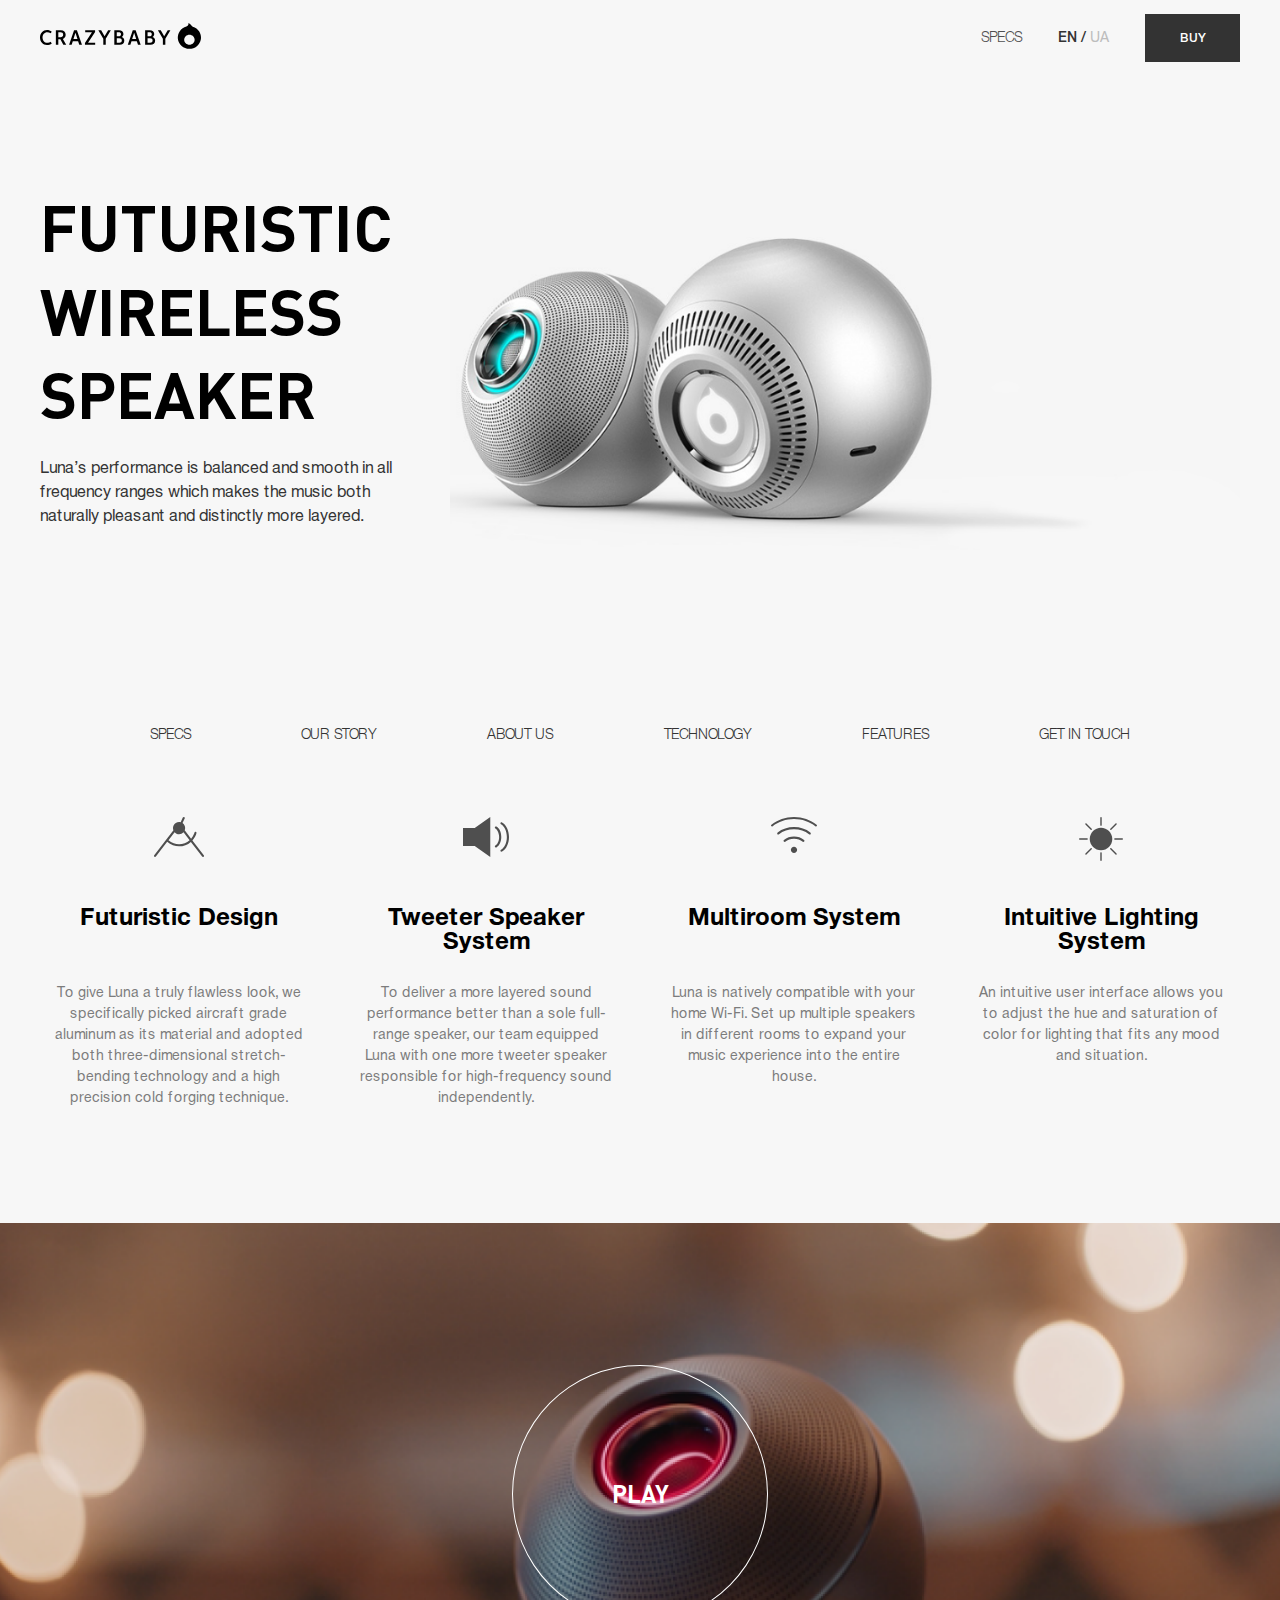
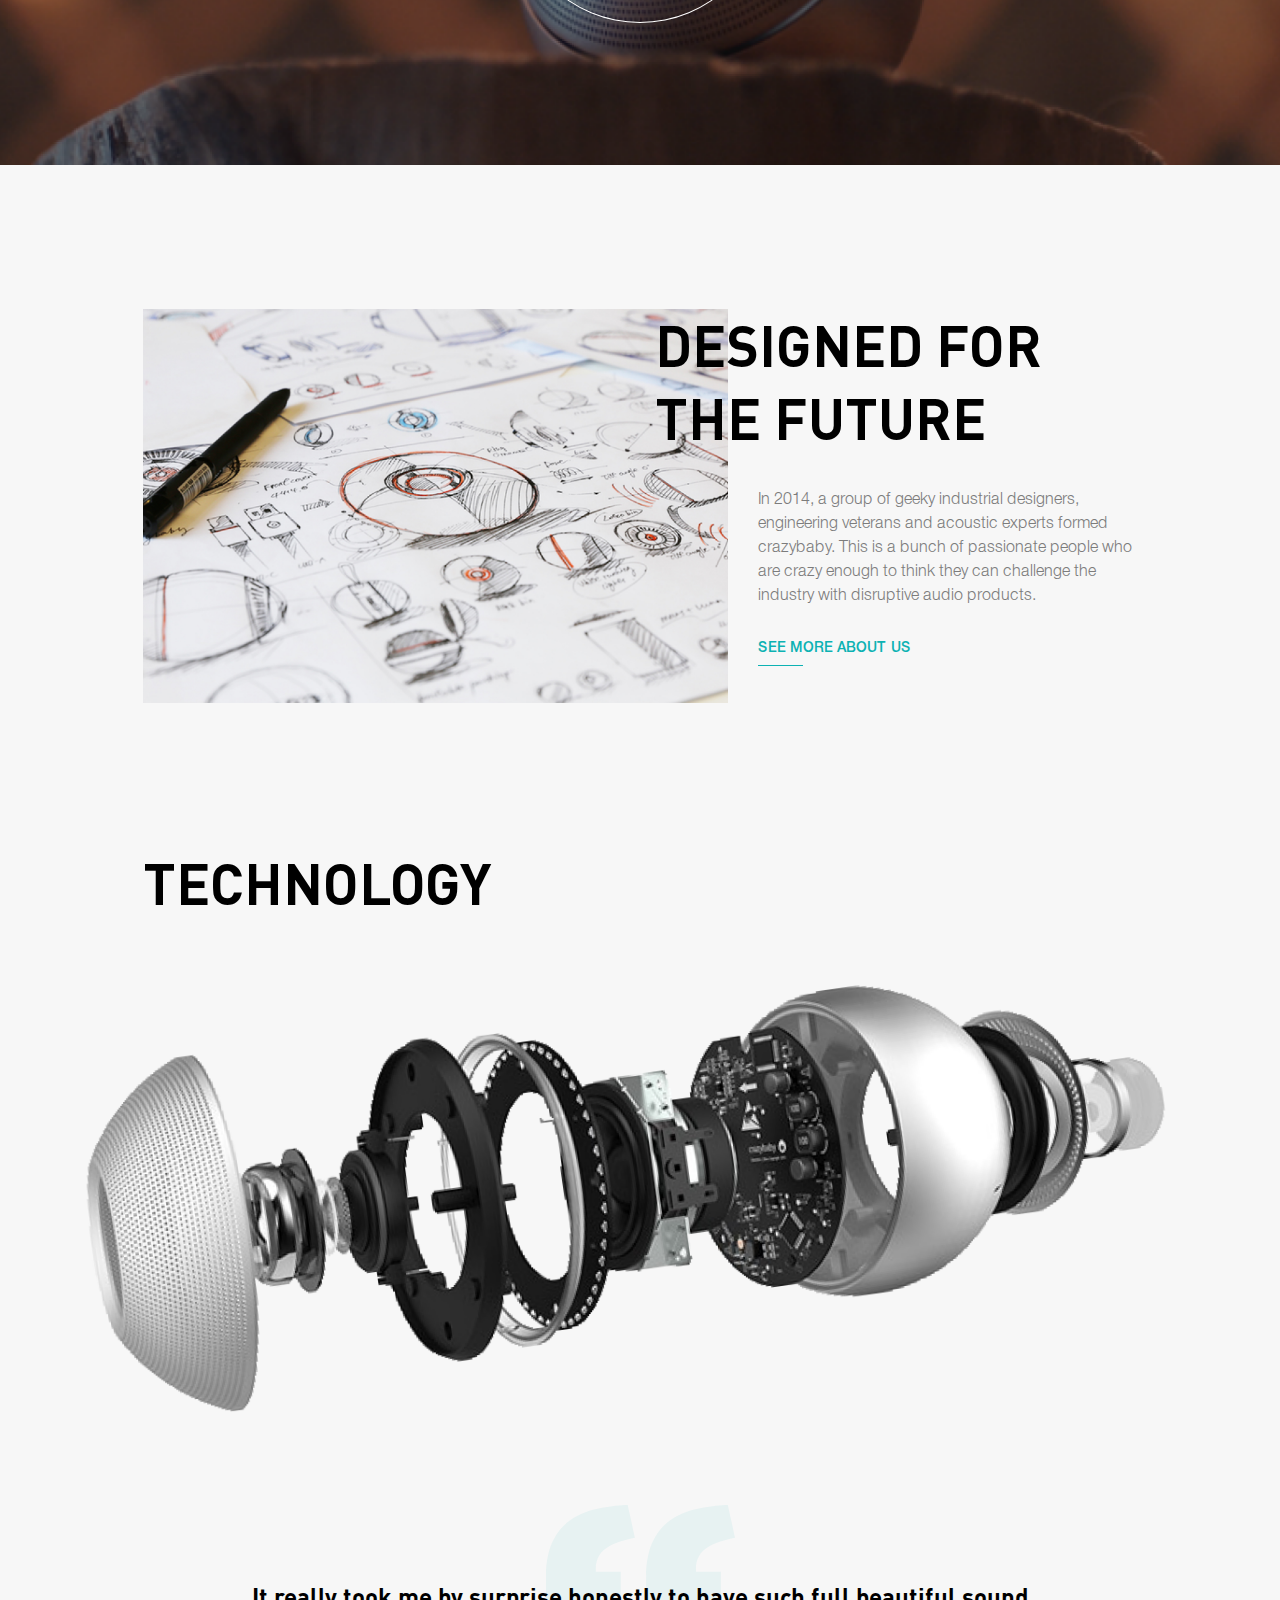
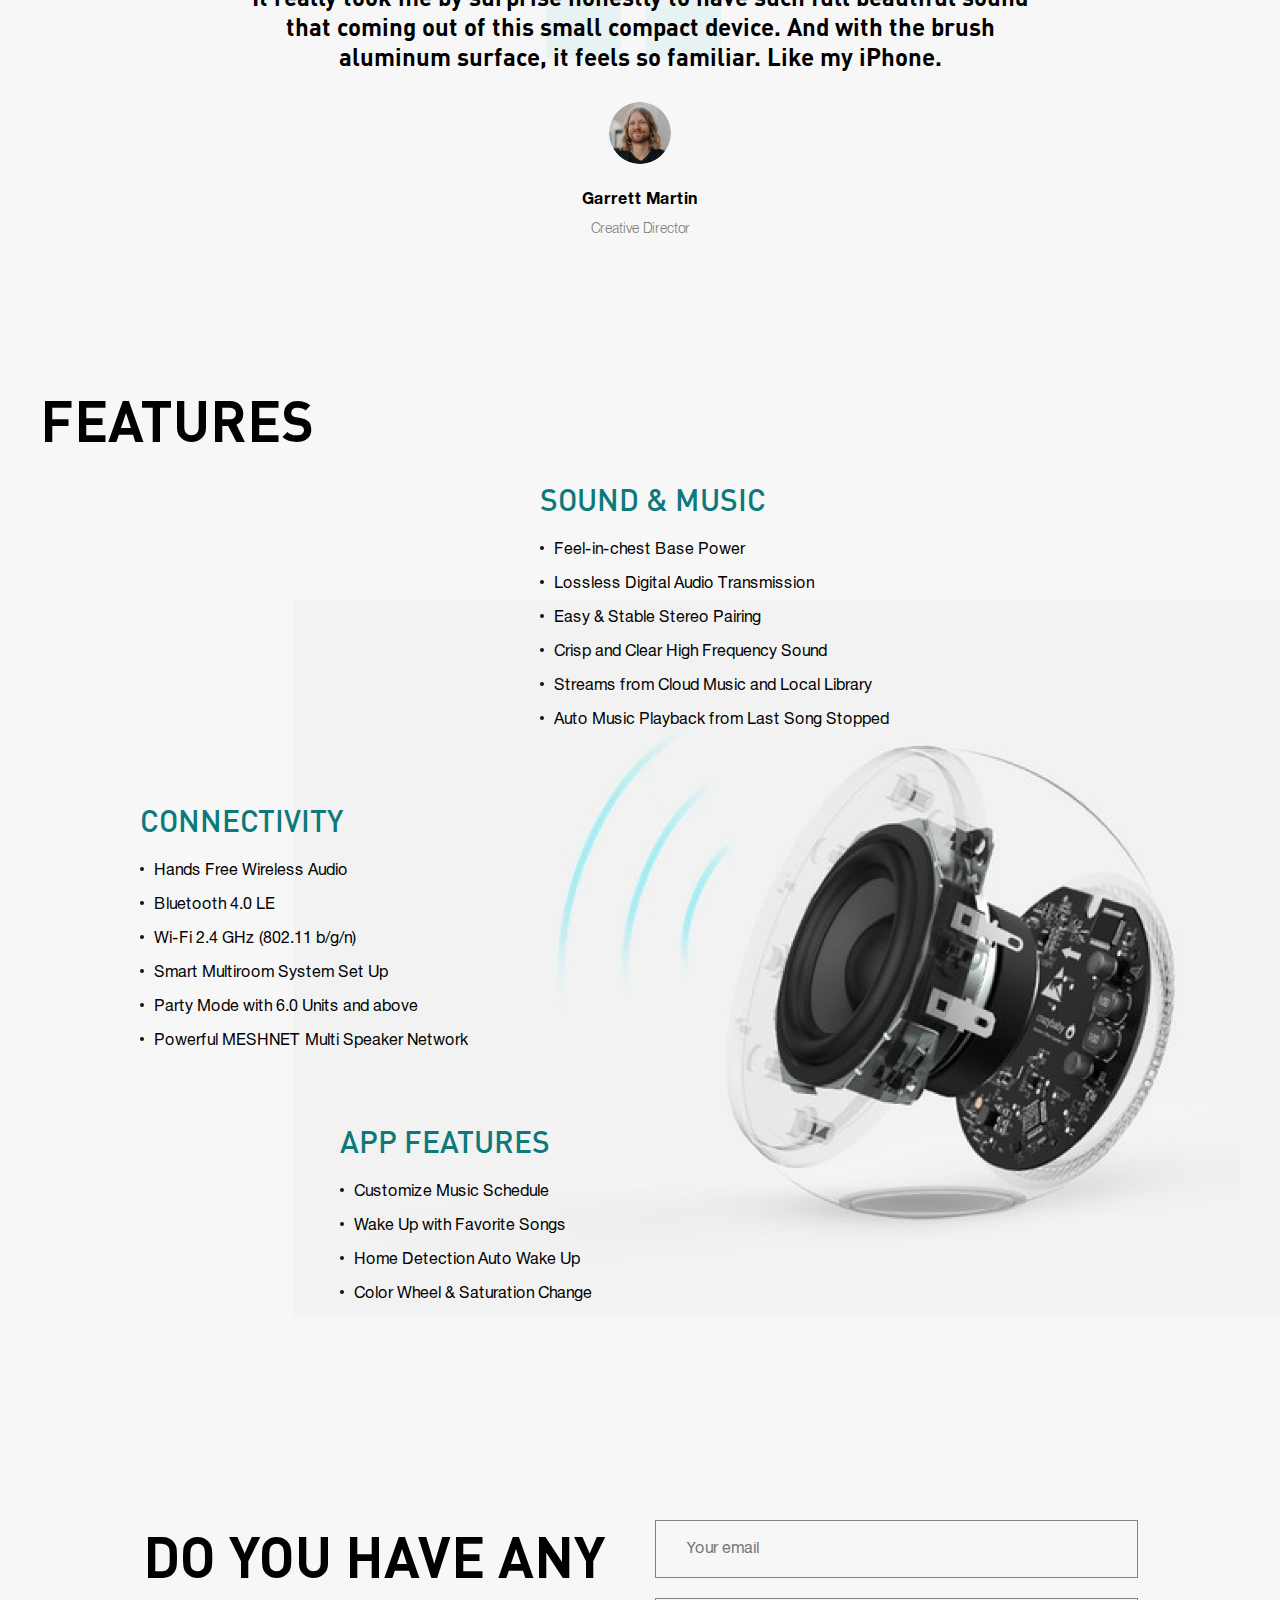
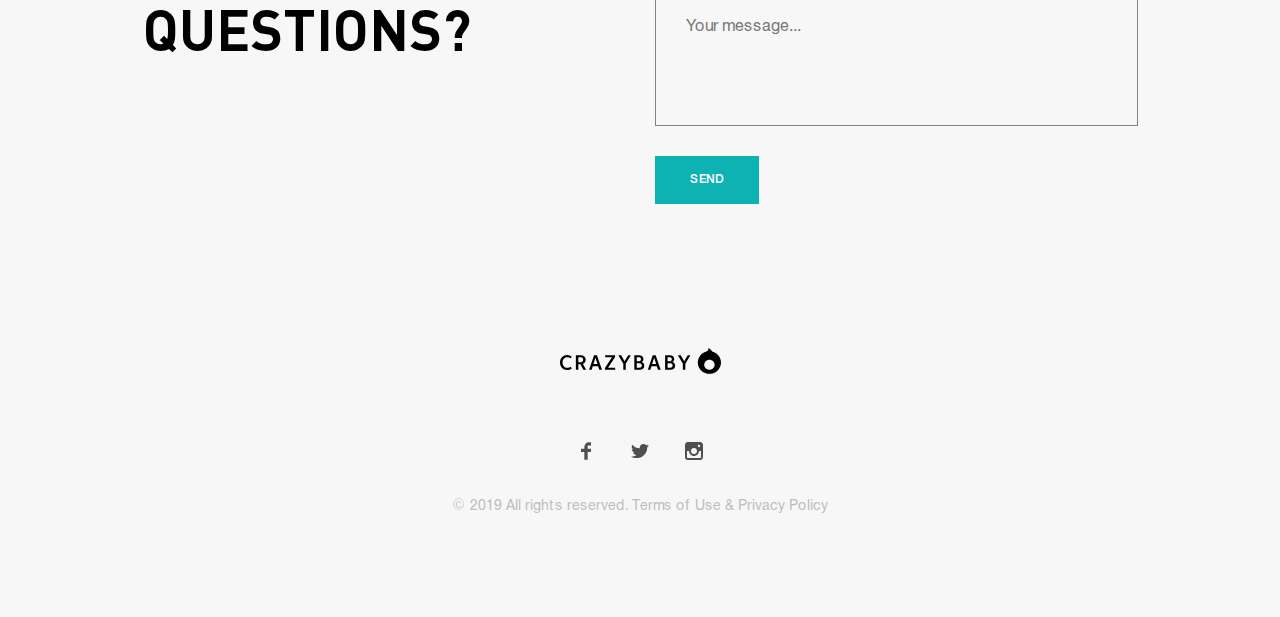
<file: index.html>
<!DOCTYPE html><html lang="en" class="page"><head><meta charset="UTF-8"><meta name="viewport" content="width=device-width, initial-scale=1.0"><link rel="shortcut icon" href="favicon.10f87a0a.png" type="image/x-icon"><title>CrazyBaby</title><link rel="stylesheet" href="main.096b4df1.css"></head><body class="page__body"> <header class="page__header header"> <div class="container"> <div class="header__content"> <a href="https://crazybaby.com/" class="logo" target="_blank"> <img src="logo.4aa6cdaf.svg" alt="crazy baby logo" class="logo__image"> </a> <a href="#menu" class="header__menu-opener icon icon--menu-opener menu-opener"> <span></span> <span></span> <span></span> </a> <div class="header__nav"> <a href="#specs" class="header__link link linkTo">SPECS</a> <div class="header__lang-swicher lang-swicher"> <label class="lang-swicher__label"> <input class="lang-swicher__input" type="radio" name="lang" checked> <span class="lang-swicher__text">EN</span> </label> <label class="lang-swicher__label"> <input class="lang-swicher__input" type="radio" name="lang"> <span class="lang-swicher__text">UA</span> </label> </div> <a href="cart.html" class="header__buy button button--buy"> Buy </a> </div> </div> </div> </header> <nav class="page__menu menu" id="menu"> <div class="container"> <div class="menu__content"> <div class="menu__top"> <a href="https://crazybaby.com/" class="logo" target="_blank"> <img src="logo.4aa6cdaf.svg" alt="crazy baby logo" class="logo__image"> </a> <div class="menu__cross"> <a href="#" class="icon icon--cross menu-close"></a> </div> </div> <ul class="menu__list"> <li class="menu__item"> <a href="#specs-mob" class="menu__link link linkTo"> SPECS </a> </li> <li class="menu__item"> <a href="#our-story-mob" class="menu__link link linkTo"> OUR STORY </a> </li> <li class="menu__item"> <a href="#about-us-mob" class="menu__link link linkTo"> ABOUT US </a> </li> <li class="menu__item"> <a href="#technology-mob" class="menu__link link linkTo"> TECHNOLOGY </a> </li> <li class="menu__item"> <a href="#features-mob" class="menu__link link linkTo"> FEATURES </a> </li> <li class="menu__item"> <a href="#contact-us-mob" class="menu__link link linkTo"> GET IN TOUCH </a> </li> </ul> <div class="menu__lang-swicher lang-swicher"> <label class="lang-swicher__label"> <input class="lang-swicher__input" type="radio" name="lang-menu" checked> <span class="lang-swicher__text">EN</span> </label> <label class="lang-swicher__label"> <input class="lang-swicher__input" type="radio" name="lang-menu"> <span class="lang-swicher__text">UA</span> </label> </div> <a href="cart.html" class="menu__buy button button--size--full"> Buy </a> </div> </div> </nav> <main class="main"> <section class="page__section first-screen"> <div class="container"> <div class="first-screen__content grid grid--mobile-flex"> <div class="grid__item grid__item--t--1-3 grid__item--d--1-4 first-screen__text"> <h1 class="first-screen__title"> Futuristic Wireless Speaker <a href="cart.html" class="first-screen__cart"> <span class="icon icon--contain icon--cart"></span> </a> </h1> <p class="first-screen__description"> Luna’s performance is balanced and smooth in all frequency ranges which makes the music both naturally pleasant and distinctly more layered. </p> </div> <div class="grid__item grid__item--t--4-8 grid__item--d--5-12 first-screen__image-conatiner"> <img class="first-screen__image" srcset="header-320w.47b2eb8e.png 320w,header-768w.a4c21629.png 768w,header-1024w.66322aeb.png 1024w" sizes="
                  (min-width: 768px) 90vw,
                  300px
                " src="header-1024w.66322aeb.png" alt="Futuristic Wireless Speaker"> </div> </div> </div> </section> <section class="navigation page__section page__section--nav"> <div class="container"> <ul class="navigation__list"> <li class="navigation__item"> <a href="#specs" class="navigation__link link linkTo"> SPECS </a> </li> <li class="navigation__item"> <a href="#our-story" class="navigation__link link linkTo"> OUR STORY </a> </li> <li class="navigation__item"> <a href="#about-us" class="navigation__link link linkTo"> ABOUT US </a> </li> <li class="navigation__item"> <a href="#technology" class="navigation__link link linkTo"> TECHNOLOGY </a> </li> <li class="navigation__item"> <a href="#features" class="navigation__link link linkTo"> FEATURES </a> </li> <li class="navigation__item"> <a href="#contact-us" class="navigation__link link linkTo"> GET IN TOUCH </a> </li> </ul> </div> </section> <section id="specs" data-sect-name="specs-mob" class="page__section benefits"> <div class="container"> <div class="benefits__content grid grid--tablet"> <div class="grid__item grid__item--t--1-4 grid__item--d--1-3 benefits__item"> <img src="calipers.7d8e1571.svg" alt="Futuristic Design" class="benefits__icon"> <h2 class="benefits__title"> Futuristic Design </h2> <p class="benefits__discription"> To give Luna a truly flawless look, we specifically picked aircraft grade aluminum as its material and adopted both three-dimensional stretch-bending technology and a high precision cold forging technique. </p> </div> <div class="grid__item grid__item--t--5-8 grid__item--d--4-6 benefits__item"> <img src="speaker.84820016.svg" alt="Tweeter Speaker System" class="benefits__icon"> <h2 class="benefits__title"> Tweeter Speaker System </h2> <p class="benefits__discription"> To deliver a more layered sound performance better than a sole full-range speaker, our team equipped Luna with one more tweeter speaker responsible for high-frequency sound independently. </p> </div> <div class="grid__item grid__item--t--1-4 grid__item--d--7-9 benefits__item"> <img src="wifi.160f6940.svg" alt="Multiroom System" class="benefits__icon"> <h2 class="benefits__title"> Multiroom System </h2> <p class="benefits__discription"> Luna is natively compatible with your home Wi-Fi. Set up multiple speakers in different rooms to expand your music experience into the entire house. </p> </div> <div class="grid__item grid__item--t--5-8 grid__item--d--10-12 benefits__item"> <img src="sun.ce0d0060.svg" alt="Intuitive Lighting System" class="benefits__icon"> <h2 class="benefits__title"> Intuitive Lighting System </h2> <p class="benefits__discription"> An intuitive user interface allows you to adjust the hue and saturation of color for lighting that fits any mood and situation. </p> </div> </div> </div> </section> <section id="our-story" data-sect-name="our-story-mob" class="page__section video-section"> <div class="video-section__content"> <div class="video-section__play-button" data-requred-video="about-video"> <div class="icon icon--play-button"> </div> </div> </div> </section> <section id="about-us" data-sect-name="about-us-mob" class="page__section about"> <div class="container"> <div class="about__content1"> <div class="about__content grid grid--mobile-flex"> <div class="about__image-container grid__item grid__item--t--1-4 grid__item--d--2-7"> <img class="about__image" srcset="design-320w.ff1d41d2.jpg 320w,design-768w.b41298da.jpg 768w,design-1024w.ee76a585.jpg 1024w" sizes="
                    (min-width: 320px) 320px
                    (min-width: 768px) 748px,
                    968px
                  " src="design.b41298da.jpg" alt="DESIGNED FOR THE FUTURE"> </div> <h2 class="about__title grid__item grid__item--t--4-8 grid__item--d--7-11"> DESIGNED FOR THE FUTURE </h2> <div class="about__text grid__item grid__item--t--5-8 grid__item--d--8-11"> <p class="about__description"> In 2014, a group of geeky industrial designers, engineering veterans and acoustic experts formed crazybaby. This is a bunch of passionate people who are crazy enough to think they can challenge the industry with disruptive audio products. </p> <a class="link link--green link--bottom-line about__link" href="https://crazybaby.com/"> see more about us </a> </div> </div> </div> </div> </section> <section id="technology" data-sect-name="technology-mob" class="page__section technology"> <div class="container"> <div class="technology__content grid grid--desktop"> <h2 class="technology__title grid__item grid__item--d--2-4"> technology </h2> <div class="technology__image-container grid__item grid__item--d--1-12"> <img src="technology-1024w.37519f1d.png" alt="technology photo" class="technology__image"> </div> <div class="technology__quotes-container grid__item grid__item--d--3-10"> <p class="technology__quotes-text"> It really took me by surprise honestly to have such full beautiful sound that coming out of this small compact device. And with the brush aluminum surface, it feels so familiar. Like my iPhone. </p> <div class="technology__quotes-author"> <div class="technology__quotes-image-container"> <img class="technology__quotes-image" src="martin.fc0bf39a.jpg" alt="Creative director Garrett Martin"> </div> <h4 class="technology__quotes-name"> Garrett Martin </h4> <div class="technology__quotes-rank"> Creative Director </div> </div> </div> </div> </div> </section> <section id="features" data-sect-name="features-mob" class="page__section features"> <div class="container"> <div class="features__content"> <h2 class="features__title"> features </h2> <div class="features__slider slider"> <ul class="features__items slider__items grid grid--tablet"> <li class="features__item slider__item grid__item--t--4-8 grid__item--d--6-10"> <h4 class="features__item-title"> Sound & Music </h4> <ul class="features__list"> <li class="features__list-item">Feel-in-chest Base Power</li> <li class="features__list-item">Lossless Digital Audio Transmission</li> <li class="features__list-item">Easy & Stable Stereo Pairing</li> <li class="features__list-item">Crisp and Clear High Frequency Sound</li> <li class="features__list-item">Streams from Cloud Music and Local Library</li> <li class="features__list-item">Auto Music Playback from Last Song Stopped</li> </ul> </li> <li class="features__item slider__item grid__item--t--1-5 grid__item--d--2-6"> <h4 class="features__item-title"> Connectivity </h4> <ul class="features__list"> <li class="features__list-item">Hands Free Wireless Audio</li> <li class="features__list-item">Bluetooth 4.0 LE</li> <li class="features__list-item">Wi-Fi 2.4 GHz (802.11 b/g/n)</li> <li class="features__list-item">Smart Multiroom System Set Up</li> <li class="features__list-item">Party Mode with 6.0 Units and above</li> <li class="features__list-item">Powerful MESHNET Multi Speaker Network</li> </ul> </li> <li class="features__item slider__item grid__item--t--3-7 grid__item--d--4-8"> <h4 class="features__item-title"> App Features </h4> <ul class="features__list"> <li class="features__list-item">Customize Music Schedule</li> <li class="features__list-item">Wake Up with Favorite Songs</li> <li class="features__list-item">Home Detection Auto Wake Up</li> <li class="features__list-item">Color Wheel & Saturation Change</li> </ul> </li> </ul> <div class="slider__control"> <div class="slider__buttons"> <button disabled class="slider__prev-button"></button> <button class="slider__next-button"></button> </div> <div class="slider__page-num"> <span class="slider__page-current"> 01 </span> / <span class="slider__page-last"> 03 </span> </div> </div> </div> <div class="features__image-container grid__item--d--1-12 grid__item--t--2-8"> <img src="features-1920w.113246c4.png" alt="crazybaby speaker" class="features__image"> </div> </div> </div> </section> <section id="contact-us" data-sect-name="contact-us-mob" class="page__section contact"> <div class="container"> <div class="contact__content"> <div class="grid grid--tablet"> <h2 class="contact__title grid__item--t--1-4 grid__item--d--2-6"> DO YOU HAVE ANY QUESTIONS? </h2> <form action="https://httpbin.org/post" method="post" class="contact__form grid__item--t--5-8 grid__item--d--7-11"> <label for="contact-email"></label> <input type="email" name="email" class="contact__form-field contact__email" id="contact-email" placeholder="Your email" required> <textarea name="message" class="contact__message contact__form-field contact__form-field--last contact__form-field--textarea" placeholder="Your message..." required></textarea> <button type="submit" class="button button--color--green"> Send </button> </form> </div> </div> </div> </section> </main> <footer class="footer page__footer"> <div class="container"> <div class="footer__content"> <a href="https://crazybaby.com/" class="footer__logo logo" target="_blank"> <img src="logo.4aa6cdaf.svg" alt="crazy baby logo" class="logo__image"> </a> <div class="footer__social"> <a href="https://www.facebook.com/hicrazybaby/" class="footer__social-link icon icon--contain icon--facebook" target="_blank"> </a> <a href="https://twitter.com/crazybabyaudio" class="footer__social-link icon icon--contain icon--twitter" target="_blank"> </a> <a href="https://www.instagram.com/crazybaby/" class="footer__social-link icon icon--contain icon--instagram" target="_blank"> </a> </div> <p class="footer__copy"> © 2019 All rights reserved. Terms of Use & Privacy Policy </p> </div> </div> </footer> <div class="go-top page__go-top container"> <div class="go-top__button"> <a href="#" class="go-top__link icon icon--contain icon--go-top"> </a> </div> </div> <section class="popup" data-popup="video"> <div class="popup__area"></div> <div class="popup__body container"> <div class="popup__content"> <div class="popup__cross"> <div class="icon icon--cross-grey menu-close"></div> </div> <video class="popup__video" controls data-video-name="about-video" preload="none"> <source src="https://v.kickstarter.com/1644323971_429b7ee742104d8ba037ae223d4abd3c63ee422b/projects/2248611/video-654125-h264_high.mp4" type="video/mp4; codecs=&quot;avc1.64001E, mp4a.40.2&quot;"> <source src="https://v.kickstarter.com/1644323971_429b7ee742104d8ba037ae223d4abd3c63ee422b/projects/2248611/video-654125-h264_base.mp4" type="video/mp4; codecs=&quot;avc1.42E01E, mp4a.40.2&quot;"> You'll need an HTML5 capable browser to see this content. </video> </div> </div> </section> <script type="text/javascript" src="main.15f45ca7.js"></script> </body></html>
</file>
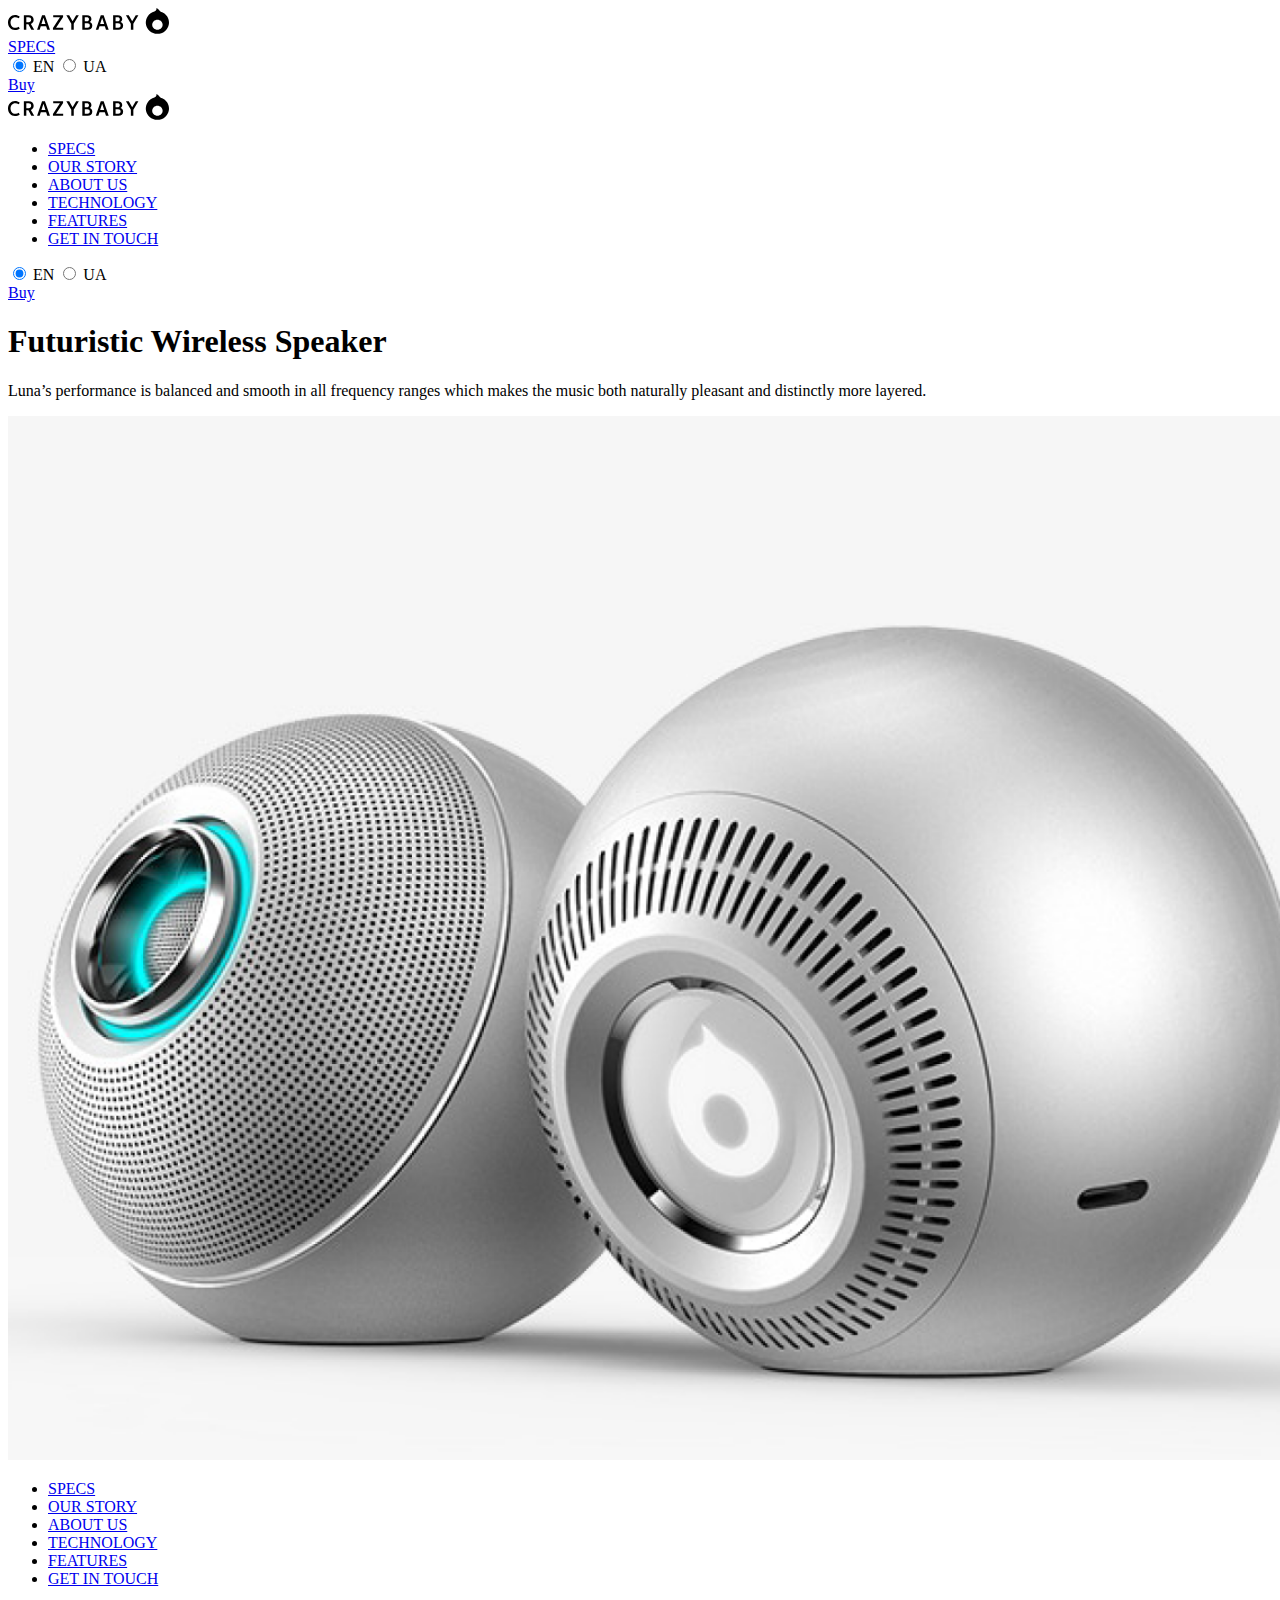
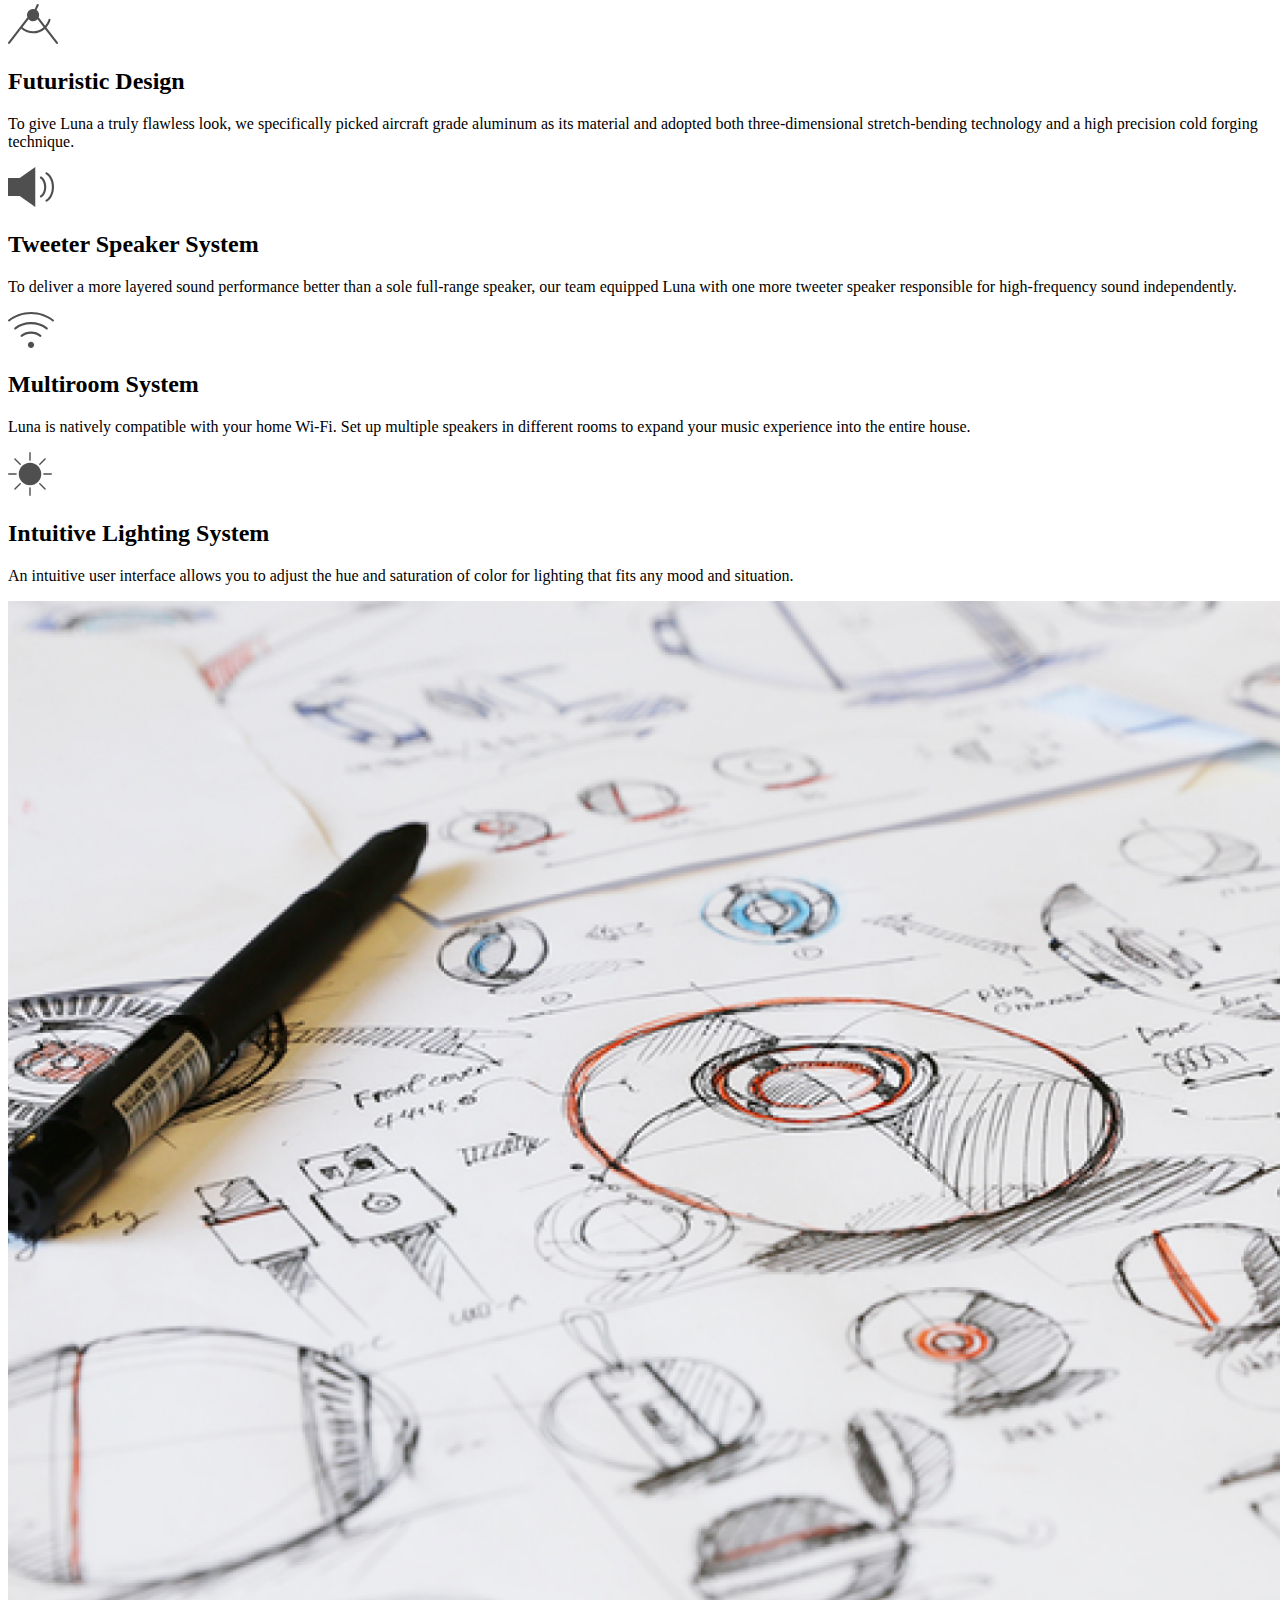
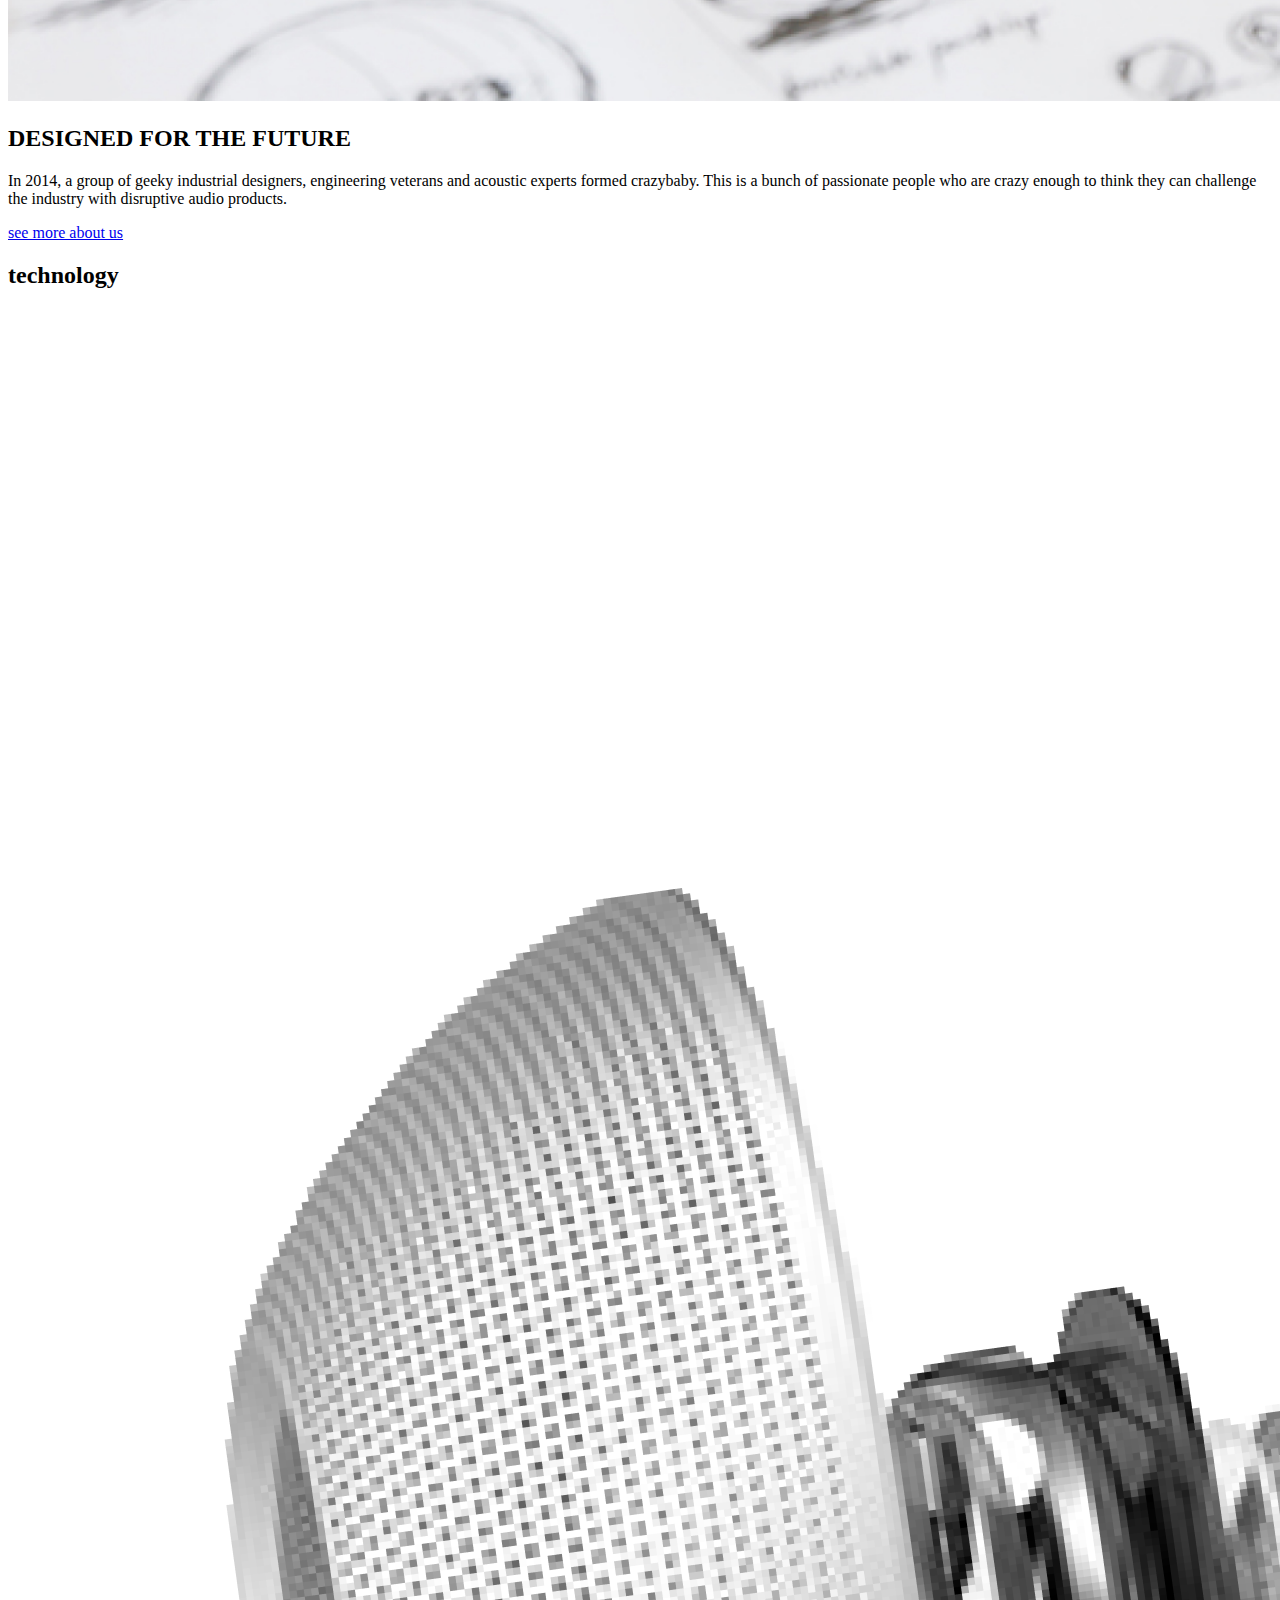
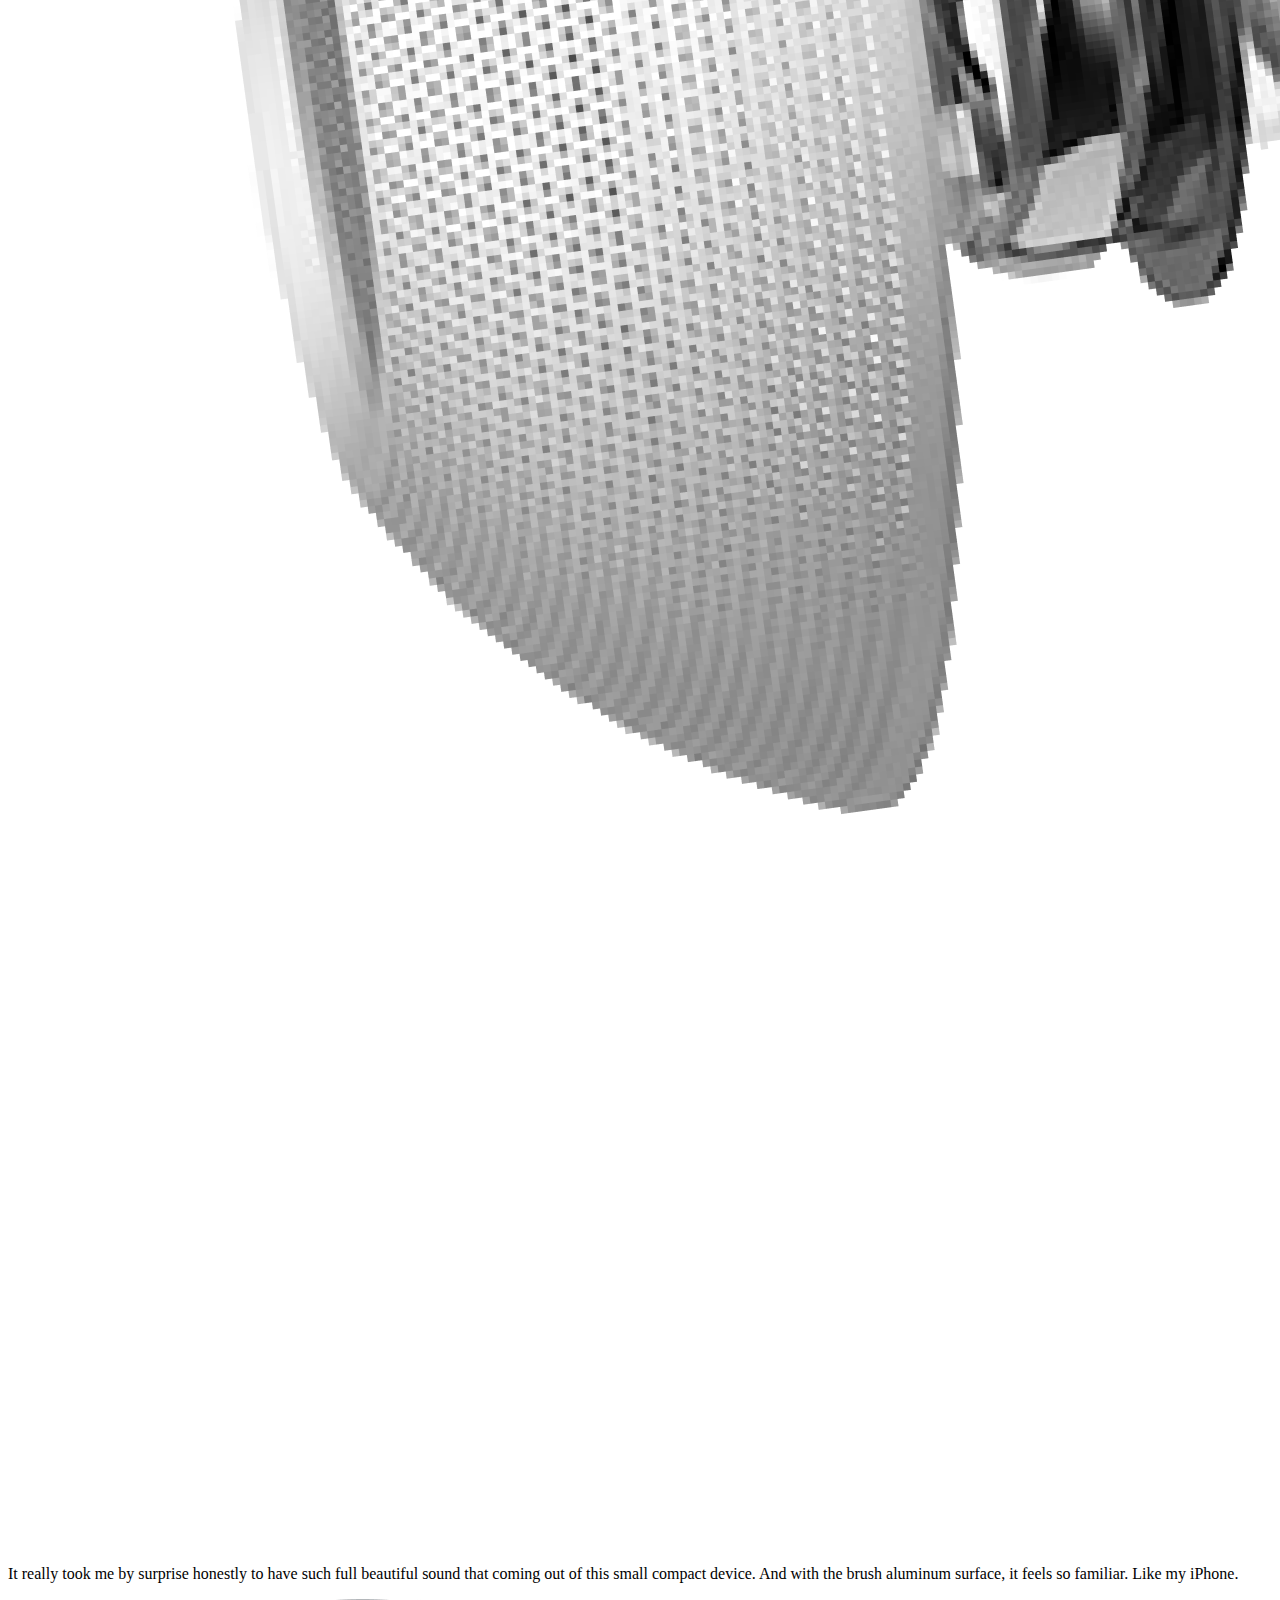
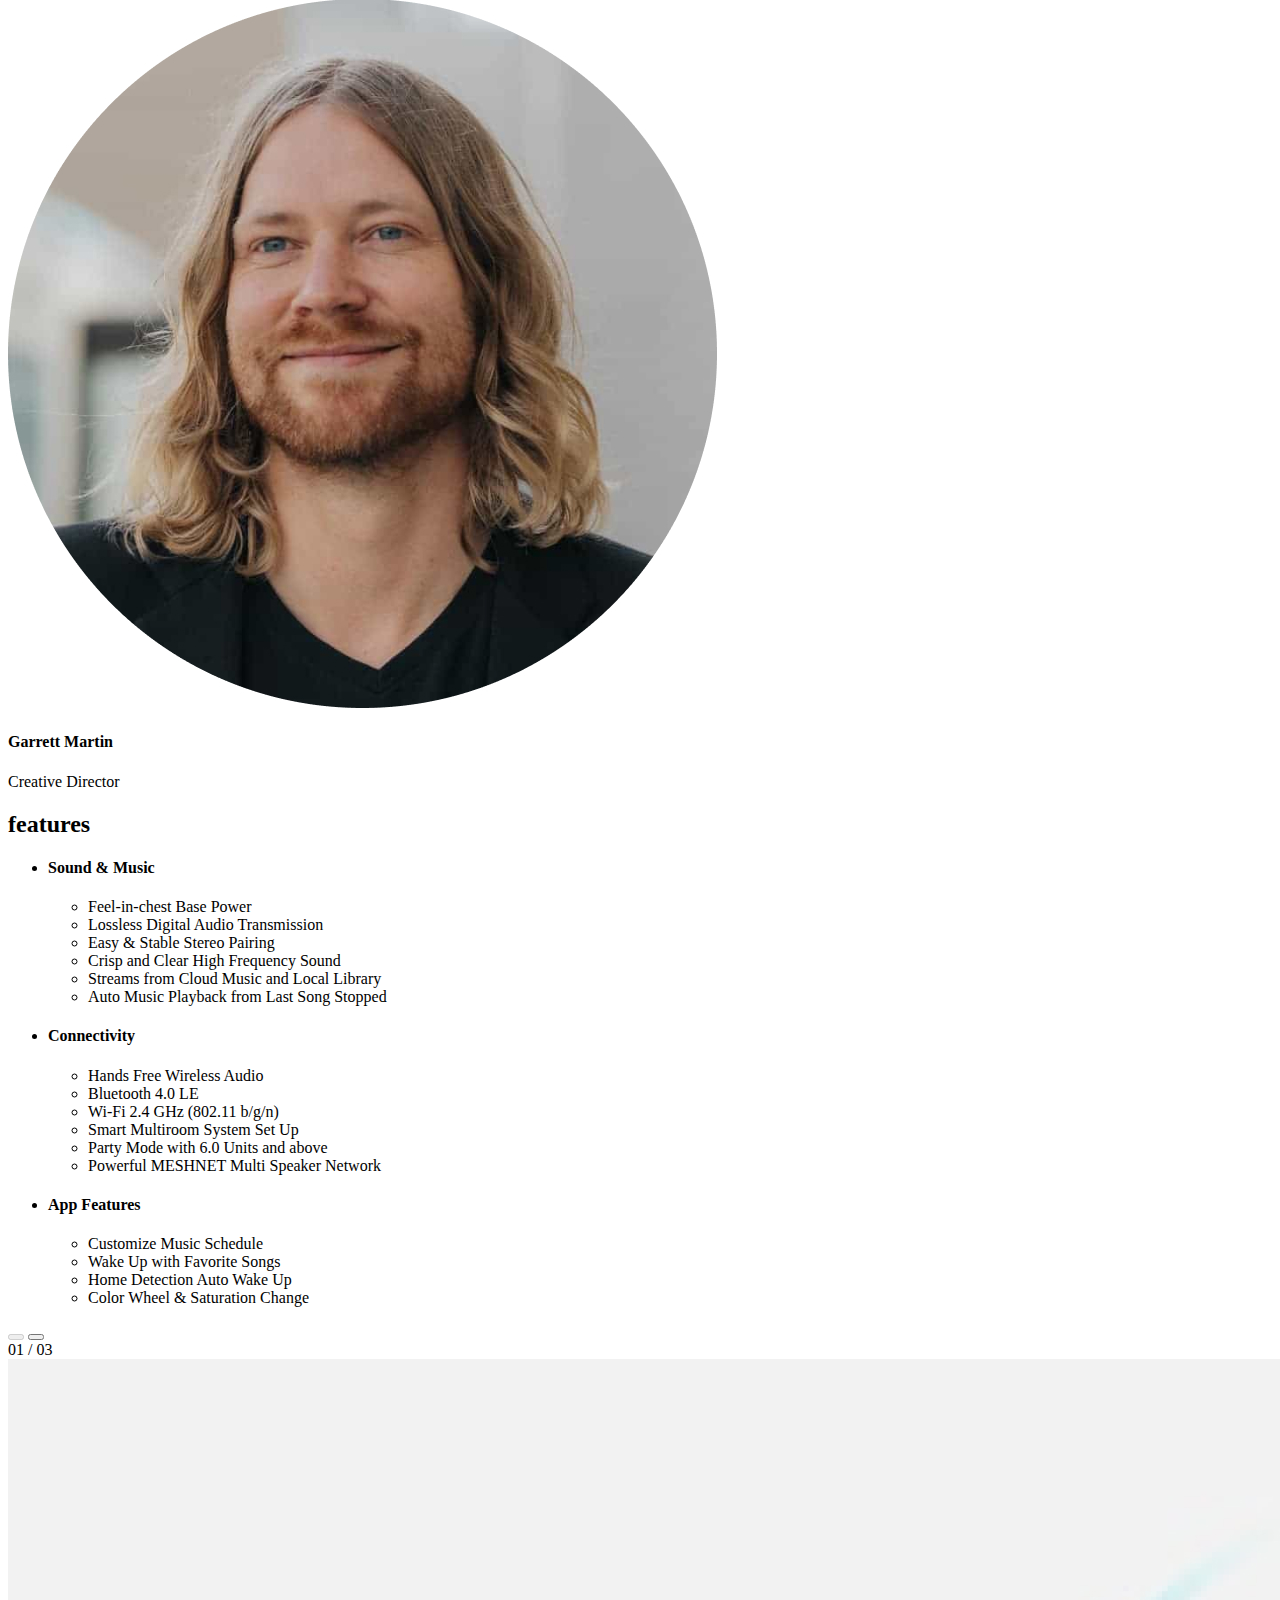
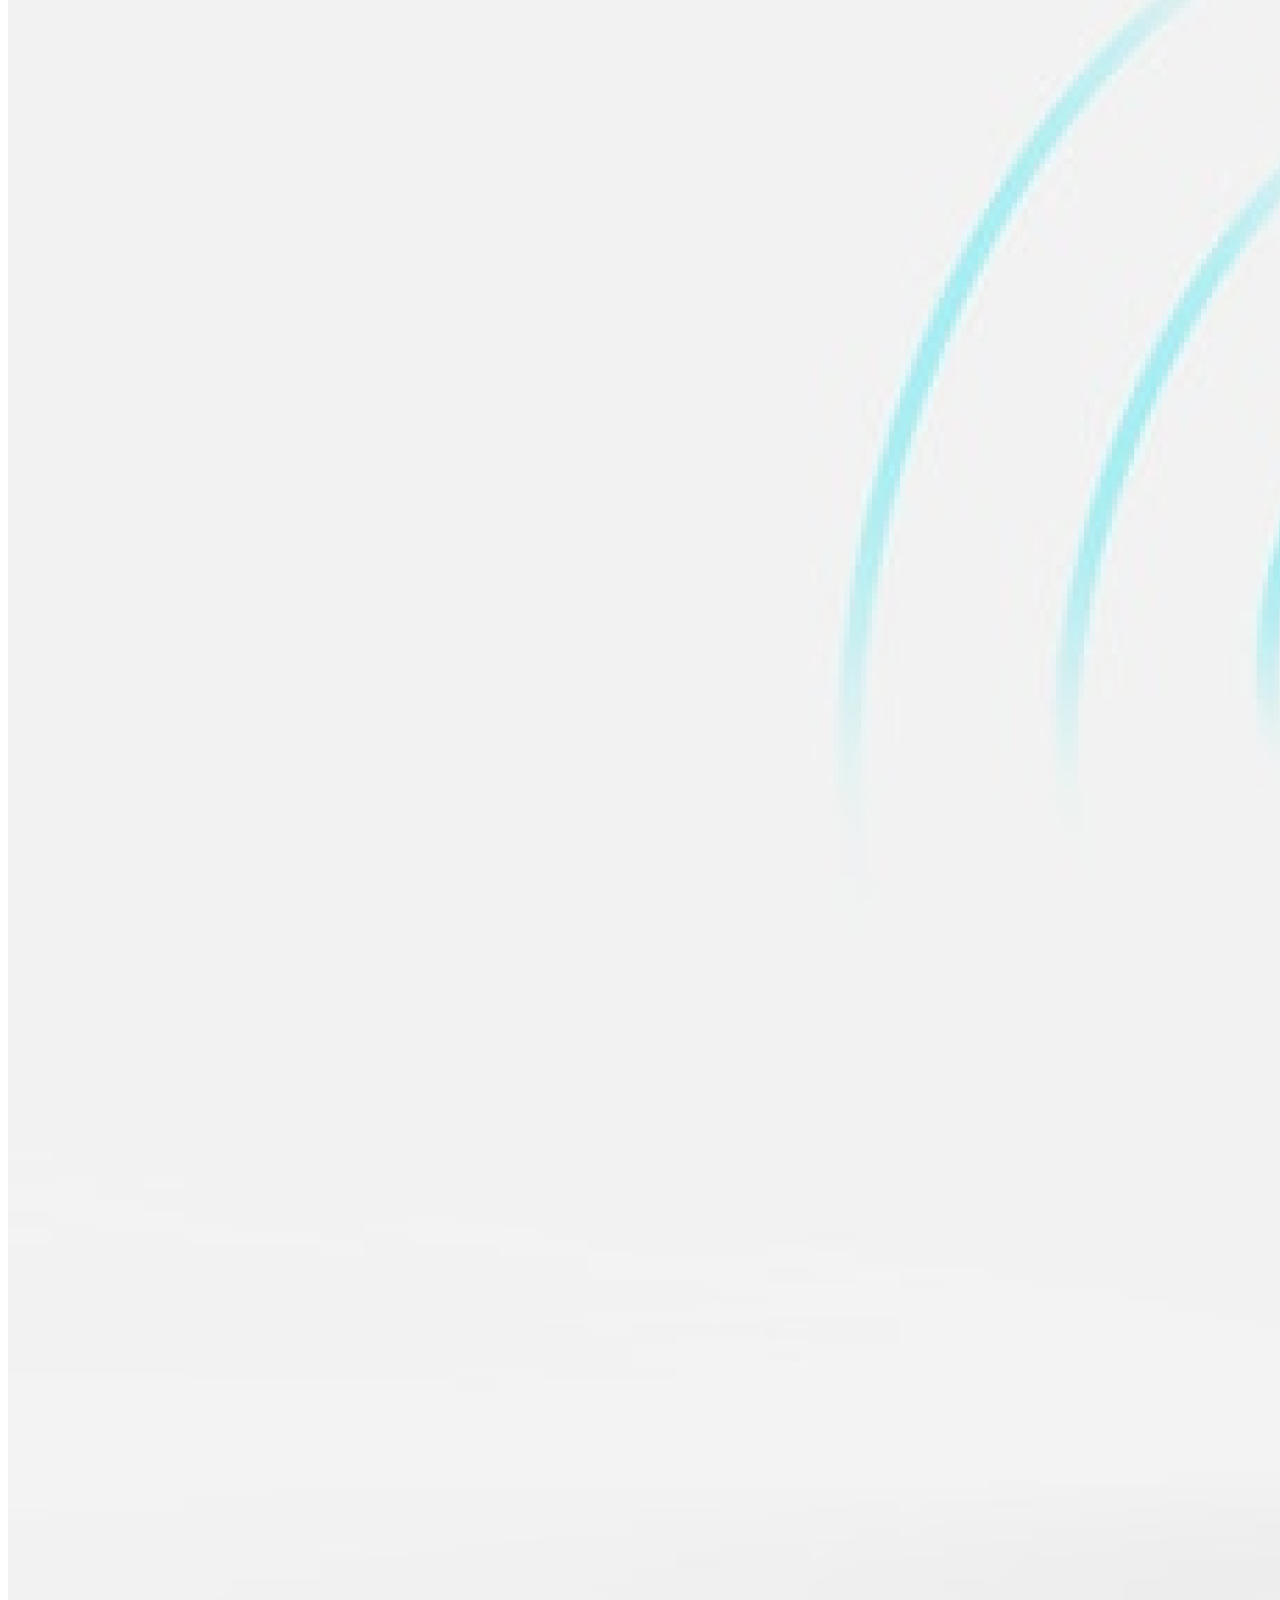
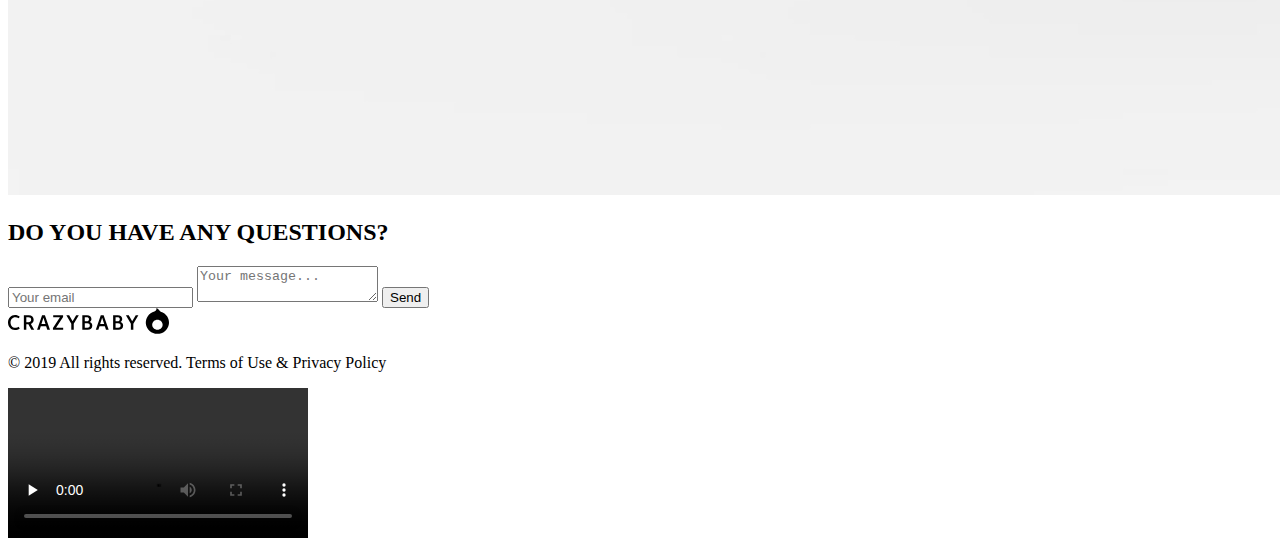
<file: src/index.html>
<!DOCTYPE html>
<html lang="en" class="page">
  <head>
    <meta charset="UTF-8">
    <meta
      name="viewport"
      content="width=device-width, initial-scale=1.0"
    >
    <link rel="shortcut icon" href="images/favicon.png" type="image/x-icon">
    <title>CrazyBaby</title>
    <link rel="stylesheet" href="./styles/main.scss">
  </head>
  <body class="page__body">
    <header class="page__header header">
      <div class="container">
        <div class="header__content">
          <a
            href="https://crazybaby.com/"
            class="logo"
            target="_blank"
          >
            <img
              src="./images/logo.svg"
              alt="crazy baby logo"
              class="logo__image"
            >
          </a>

          <a
            href="#menu"
            class="
              header__menu-opener
              icon
              icon--menu-opener
              menu-opener
            "
          >
            <span></span>
            <span></span>
            <span></span>
          </a>

          <div class="header__nav">
            <a href="#specs" class="header__link link linkTo">SPECS</a>

            <div class="header__lang-swicher lang-swicher">
              <label class="lang-swicher__label">
                <input
                  class="lang-swicher__input"
                  type="radio"
                  name="lang"
                  checked
                >
                <span class="lang-swicher__text">EN</span>
              </label>
              <label class="lang-swicher__label">
                <input
                  class="lang-swicher__input"
                  type="radio"
                  name="lang"
                >
                <span class="lang-swicher__text">UA</span>
              </label>
            </div>

            <a
              href="cart.html"
              class="header__buy button button--buy"
            >
              Buy
            </a>
          </div>
        </div>
      </div>
    </header>

    <nav class="page__menu menu" id="menu">
      <div class="container">
        <div class="menu__content">
          <div class="menu__top">
            <a
              href="https://crazybaby.com/"
              class="logo"
              target="_blank"
            >
              <img
                src="./images/logo.svg"
                alt="crazy baby logo"
                class="logo__image"
              >
            </a>

            <div class="menu__cross">
              <a href="#" class="icon icon--cross menu-close"></a>
            </div>
          </div>

          <ul class="menu__list">
            <li class="menu__item">
              <a
                href="#specs-mob"
                class="menu__link link linkTo"
                >
                SPECS
              </a>
            </li>
            <li class="menu__item">
              <a href="#our-story-mob" class="menu__link link linkTo">
                OUR STORY
              </a>
            </li>
            <li class="menu__item">
              <a href="#about-us-mob" class="menu__link link linkTo">
                ABOUT US
              </a>
            </li>
            <li class="menu__item">
              <a href="#technology-mob" class="menu__link link linkTo">
                TECHNOLOGY
              </a>
            </li>
            <li class="menu__item">
              <a href="#features-mob" class="menu__link link linkTo">
                FEATURES
              </a>
            </li>
            <li class="menu__item">
              <a href="#contact-us-mob" class="menu__link link linkTo">
                GET IN TOUCH
              </a>
            </li>
          </ul>

          <div class="menu__lang-swicher lang-swicher">
            <label class="lang-swicher__label">
              <input
                class="lang-swicher__input"
                type="radio"
                name="lang-menu"
                checked
              >
              <span class="lang-swicher__text">EN</span>
            </label>
            <label class="lang-swicher__label">
              <input
                class="lang-swicher__input"
                type="radio"
                name="lang-menu"
              >
              <span class="lang-swicher__text">UA</span>
            </label>
          </div>

          <a
            href="cart.html"
            class="
              menu__buy
              button
              button--size--full
            "
          >
            Buy
          </a>
        </div>
      </div>
    </nav>

    <main class="main">
      <section class="page__section first-screen">
        <div class="container">
          <div class="
              first-screen__content
              grid
              grid--mobile-flex
            "
          >
            <div class="
                grid__item
                grid__item--t--1-3
                grid__item--d--1-4
                first-screen__text
              "
            >
              <h1 class="first-screen__title">
                Futuristic Wireless Speaker
                <a
                  href="cart.html"
                  class="
                    first-screen__cart
                  "
                >
                  <span class="icon icon--contain icon--cart"></span>
                </a>
              </h1>

              <p class="first-screen__description">
                Luna’s performance is balanced and smooth in all frequency ranges which makes the music both naturally pleasant and distinctly more layered.
              </p>
            </div>

            <div class="
                grid__item
                grid__item--t--4-8
                grid__item--d--5-12
                first-screen__image-conatiner
              "
            >
              <img
                class="first-screen__image"
                srcset="
                  ./images/header-320w.png 320w,
                  ./images/header-768w.png 768w,
                  ./images/header-1024w.png 1024w
                "
                sizes="
                  (min-width: 768px) 90vw,
                  300px
                "
                src="./images/header-1024w.png"
                alt="Futuristic Wireless Speaker"
              >
            </div>
          </div>
        </div>
      </section>

      <section class="navigation
          page__section
          page__section--nav
        "
      >
        <div class="container">
          <ul class="navigation__list">
            <li class="navigation__item">
              <a
                href="#specs"
                class="navigation__link link linkTo"
              >
                SPECS
              </a>
            </li>
            <li class="navigation__item">
              <a
                href="#our-story"
                class="navigation__link link linkTo"
              >
                OUR STORY
              </a>
            </li>
            <li class="navigation__item">
              <a
                href="#about-us"
                class="navigation__link link linkTo"
              >
                ABOUT US
              </a>
            </li>
            <li class="navigation__item">
              <a
                href="#technology"
                class="navigation__link link linkTo"
              >
                TECHNOLOGY
              </a>
            </li>
            <li class="navigation__item" >
              <a
                href="#features"
                class="navigation__link link linkTo"
              >
                FEATURES
              </a>
            </li>
            <li class="navigation__item">
              <a
                href="#contact-us"
                class="navigation__link link linkTo"
              >
                GET IN TOUCH
              </a>
            </li>
          </ul>
        </div>
      </section>

      <section id="specs" data-sect-name="specs-mob" class="page__section benefits">
        <div class="container">
          <div class="benefits__content grid grid--tablet">
            <div class="
                grid__item
                grid__item--t--1-4
                grid__item--d--1-3
                benefits__item
              "
            >
              <img
                src="./images/icons/features/calipers.svg"
                alt="Futuristic Design"
                class="benefits__icon"
              >
              <h2 class="benefits__title">
                Futuristic Design
              </h2>
              <p class="benefits__discription">
                To give Luna a truly flawless look, we specifically picked aircraft grade aluminum as its material and adopted both three-dimensional stretch-bending technology and a high precision cold forging technique.
              </p>
            </div>

            <div class="
                grid__item
                grid__item--t--5-8
                grid__item--d--4-6
                benefits__item
              "
            >
              <img
                src="./images/icons/features/speaker.svg"
                alt="Tweeter Speaker System"
                class="benefits__icon"
              >
              <h2 class="benefits__title">
                Tweeter Speaker System
              </h2>
              <p class="benefits__discription">
                To deliver a more layered sound performance better than a sole full-range speaker, our team equipped Luna with one more tweeter speaker responsible for high-frequency sound independently.
              </p>
            </div>

            <div class="
                grid__item
                grid__item--t--1-4
                grid__item--d--7-9
                benefits__item
              "
            >
              <img
                src="./images/icons/features/wifi.svg"
                alt="Multiroom System"
                class="benefits__icon"
              >
              <h2 class="benefits__title">
                Multiroom System
              </h2>
              <p class="benefits__discription">
                Luna is natively compatible with your home Wi-Fi. Set up multiple speakers in different rooms to expand your music experience into the entire house.
              </p>
            </div>

            <div class="
                grid__item
                grid__item--t--5-8
                grid__item--d--10-12
                benefits__item
              "
            >
              <img
                src="./images/icons/features/sun.svg"
                alt="Intuitive Lighting System"
                class="benefits__icon"
              >
              <h2 class="benefits__title">
                Intuitive Lighting System
              </h2>
              <p class="benefits__discription">
                An intuitive user interface allows you to adjust the hue and saturation of color for lighting that fits any mood and situation.
              </p>
            </div>
          </div>
        </div>
      </section>

      <section id="our-story" data-sect-name="our-story-mob" class="page__section video-section">
        <div class="video-section__content">
          <div class="video-section__play-button" data-requred-video="about-video">
            <div class="
              icon
              icon--play-button
            "
            >
            </div>
          </div>
        </div>
      </section>

      <section id="about-us" data-sect-name="about-us-mob" class="page__section about">
        <div class="container">
          <div class="about__content1">
            <div class="about__content grid grid--mobile-flex">
              <div class="
                about__image-container
                grid__item
                grid__item--t--1-4
                grid__item--d--2-7
                "
              >
                <img
                  class="about__image"
                  srcset="
                    ./images/design-320w.jpg 320w,
                    ./images/design-768w.jpg 768w,
                    ./images/design-1024w.jpg 1024w
                  "
                  sizes="
                    (min-width: 320px) 320px
                    (min-width: 768px) 748px,
                    968px
                  "
                  src="./images/design.jpg"
                  alt="DESIGNED FOR THE FUTURE"
                >
              </div>

              <h2 class="
                  about__title
                  grid__item
                  grid__item--t--4-8
                  grid__item--d--7-11
                "
              >
                DESIGNED FOR THE FUTURE
              </h2>

              <div class="
                  about__text
                  grid__item
                  grid__item--t--5-8
                  grid__item--d--8-11
                "
              >
                <p class="about__description">
                  In 2014, a group of geeky industrial designers, engineering veterans and acoustic experts formed crazybaby. This is a bunch of passionate people who are crazy enough to think they can challenge the industry with disruptive audio products.
                </p>

                <a
                  class="
                    link
                    link--green
                    link--bottom-line
                    about__link
                  "
                  href="https://crazybaby.com/"
                >
                  see more about us
                </a>
              </div>
            </div>
          </div>
        </div>
      </section>

      <section id="technology" data-sect-name="technology-mob" class="page__section technology">
        <div class="container">
          <div class="technology__content grid grid--desktop">
            <h2 class="technology__title grid__item grid__item--d--2-4">
              technology
            </h2>
            <div class="technology__image-container grid__item grid__item--d--1-12">
              <img
                src="./images/technology-1024w.png"
                alt="technology photo"
                class="technology__image"
              >
            </div>

            <div class="
                technology__quotes-container
                grid__item
                grid__item--d--3-10
              "
            >
              <p class="technology__quotes-text ">
                It really took me by surprise honestly to have such full beautiful sound that coming out of this small compact device. And with the brush aluminum surface, it feels so familiar. Like my iPhone.
              </p>

              <div class="technology__quotes-author">
                <div class="technology__quotes-image-container">
                  <img
                    class="technology__quotes-image"
                    src="./images/martin.jpg"
                    alt="Creative director Garrett Martin"
                  >
                </div>

                <h4 class="technology__quotes-name">
                  Garrett Martin
                </h4>

                <div class="technology__quotes-rank">
                  Creative Director
                </div>
              </div>
            </div>
          </div>
        </div>
      </section>

      <section id="features" data-sect-name="features-mob" class="page__section features">
        <div class="container">
          <div class="features__content">
            <h2 class="features__title">
              features
            </h2>
            <div class="features__slider slider">
              <ul class="features__items slider__items grid grid--tablet">
                <li class="
                    features__item
                    slider__item
                    grid__item--t--4-8
                    grid__item--d--6-10
                  "
                >
                  <h4 class="features__item-title">
                    Sound & Music
                  </h4>
                  <ul class="features__list">
                    <li class="features__list-item">Feel-in-chest Base Power</li>
                    <li class="features__list-item">Lossless Digital Audio Transmission</li>
                    <li class="features__list-item">Easy & Stable Stereo Pairing</li>
                    <li class="features__list-item">Crisp and Clear High Frequency Sound</li>
                    <li class="features__list-item">Streams from Cloud Music and Local Library</li>
                    <li class="features__list-item">Auto Music Playback from Last Song Stopped</li>
                  </ul>
                </li>

                <li class="
                    features__item
                    slider__item
                    grid__item--t--1-5
                    grid__item--d--2-6
                  "
                >
                  <h4 class="features__item-title">
                    Connectivity
                  </h4>
                  <ul class="features__list">
                    <li class="features__list-item">Hands Free Wireless Audio</li>
                    <li class="features__list-item">Bluetooth 4.0 LE</li>
                    <li class="features__list-item">Wi-Fi 2.4 GHz (802.11 b/g/n)</li>
                    <li class="features__list-item">Smart Multiroom System Set Up</li>
                    <li class="features__list-item">Party Mode with 6.0 Units and above</li>
                    <li class="features__list-item">Powerful MESHNET Multi Speaker Network</li>
                  </ul>
                </li>

                <li class="
                    features__item
                    slider__item
                    grid__item--t--3-7
                    grid__item--d--4-8
                  "
                >
                  <h4 class="features__item-title">
                    App Features
                  </h4>
                  <ul class="features__list">
                    <li class="features__list-item">Customize Music Schedule</li>
                    <li class="features__list-item">Wake Up with Favorite Songs</li>
                    <li class="features__list-item">Home Detection Auto Wake Up</li>
                    <li class="features__list-item">Color Wheel & Saturation Change</li>
                  </ul>
                </li>


              </ul>
              <div class="slider__control">
                <div class="slider__buttons">
                  <button disabled class="slider__prev-button"></button>
                  <button class="slider__next-button"></button>
                </div>
                <div class="slider__page-num">
                  <span class="slider__page-current">
                    01
                  </span>
                  /
                  <span class="slider__page-last">
                    03
                  </span>
                </div>
              </div>
            </div>

            <div class="
                features__image-container
                grid__item--d--1-12
                grid__item--t--2-8
              "
            >
              <img
                src="./images/features-1920w.png"
                alt="crazybaby speaker"
                class="features__image"
              >
            </div>
          </div>
        </div>
      </section>

      <section id="contact-us" data-sect-name="contact-us-mob" class="page__section contact">
        <div class="container">
          <div class="contact__content">
            <div class="grid grid--tablet">
              <h2 class="
                  contact__title
                  grid__item--t--1-4
                  grid__item--d--2-6
                "
              >
                DO YOU HAVE ANY QUESTIONS?
              </h2>
              <form
                action="https://httpbin.org/post"
                method="post"
                class="
                  contact__form
                  grid__item--t--5-8
                  grid__item--d--7-11
                "
              >
                <label for="contact-email"></label>
                <input
                  type="email"
                  name="email"
                  class="contact__form-field contact__email"
                  id="contact-email"
                  placeholder="Your email"
                  required
                >
                <textarea
                  name="message"
                  class="
                      contact__message
                      contact__form-field
                      contact__form-field--last
                      contact__form-field--textarea
                    "
                  placeholder="Your message..."
                  required
                ></textarea>

                <button
                  type="submit"
                  class="button button--color--green"
                >
                  Send
                </button>
              </form>
            </div>
          </div>
        </div>
      </section>
    </main>

    <footer class="footer page__footer">
      <div class="container">
        <div class="footer__content">
          <a
            href="https://crazybaby.com/"
            class="footer__logo logo"
            target="_blank"
          >
            <img
              src="./images/logo.svg"
              alt="crazy baby logo"
              class="logo__image"
            >
          </a>

          <div class="footer__social">
            <a
              href="https://www.facebook.com/hicrazybaby/"
              class="
                footer__social-link
                icon
                icon--contain
                icon--facebook
              "
              target="_blank"
            >
            </a>
            <a
              href="https://twitter.com/crazybabyaudio"
              class="
                footer__social-link
                icon
                icon--contain
                icon--twitter
              "
              target="_blank"
            >
            </a>
            <a
              href="https://www.instagram.com/crazybaby/"
              class="
                footer__social-link
                icon
                icon--contain
                icon--instagram
              "
              target="_blank"
            >
            </a>
          </div>

          <p class="footer__copy">
            © 2019 All rights reserved. Terms of Use & Privacy Policy
          </p>
        </div>
      </div>
    </footer>

    <div class="go-top page__go-top container">
      <div class="go-top__button">
        <a href="#" class="
          go-top__link
          icon
          icon--contain
          icon--go-top
          "
        >
        </a>
      </div>
    </div>

    <section class="popup" data-popup="video">
      <div class="popup__area"></div>
      <div class="popup__body container">
        <div class="popup__content">
          <div class="popup__cross">
            <div class="icon icon--cross-grey menu-close"></div>
          </div>

          <video
            class="popup__video"
            controls
            data-video-name="about-video"
            preload="none"
          >
            <source src="https://v.kickstarter.com/1644323971_429b7ee742104d8ba037ae223d4abd3c63ee422b/projects/2248611/video-654125-h264_high.mp4"
              type="video/mp4; codecs=&quot;avc1.64001E, mp4a.40.2&quot;"
            >
            <source src="https://v.kickstarter.com/1644323971_429b7ee742104d8ba037ae223d4abd3c63ee422b/projects/2248611/video-654125-h264_base.mp4"
              type="video/mp4; codecs=&quot;avc1.42E01E, mp4a.40.2&quot;"
            >
            You'll need an HTML5 capable browser to see this content.
          </video>
        </div>
      </div>
    </section>

    <script type="text/javascript" src="scripts/main.js"></script>
  </body>
</html>
</file>
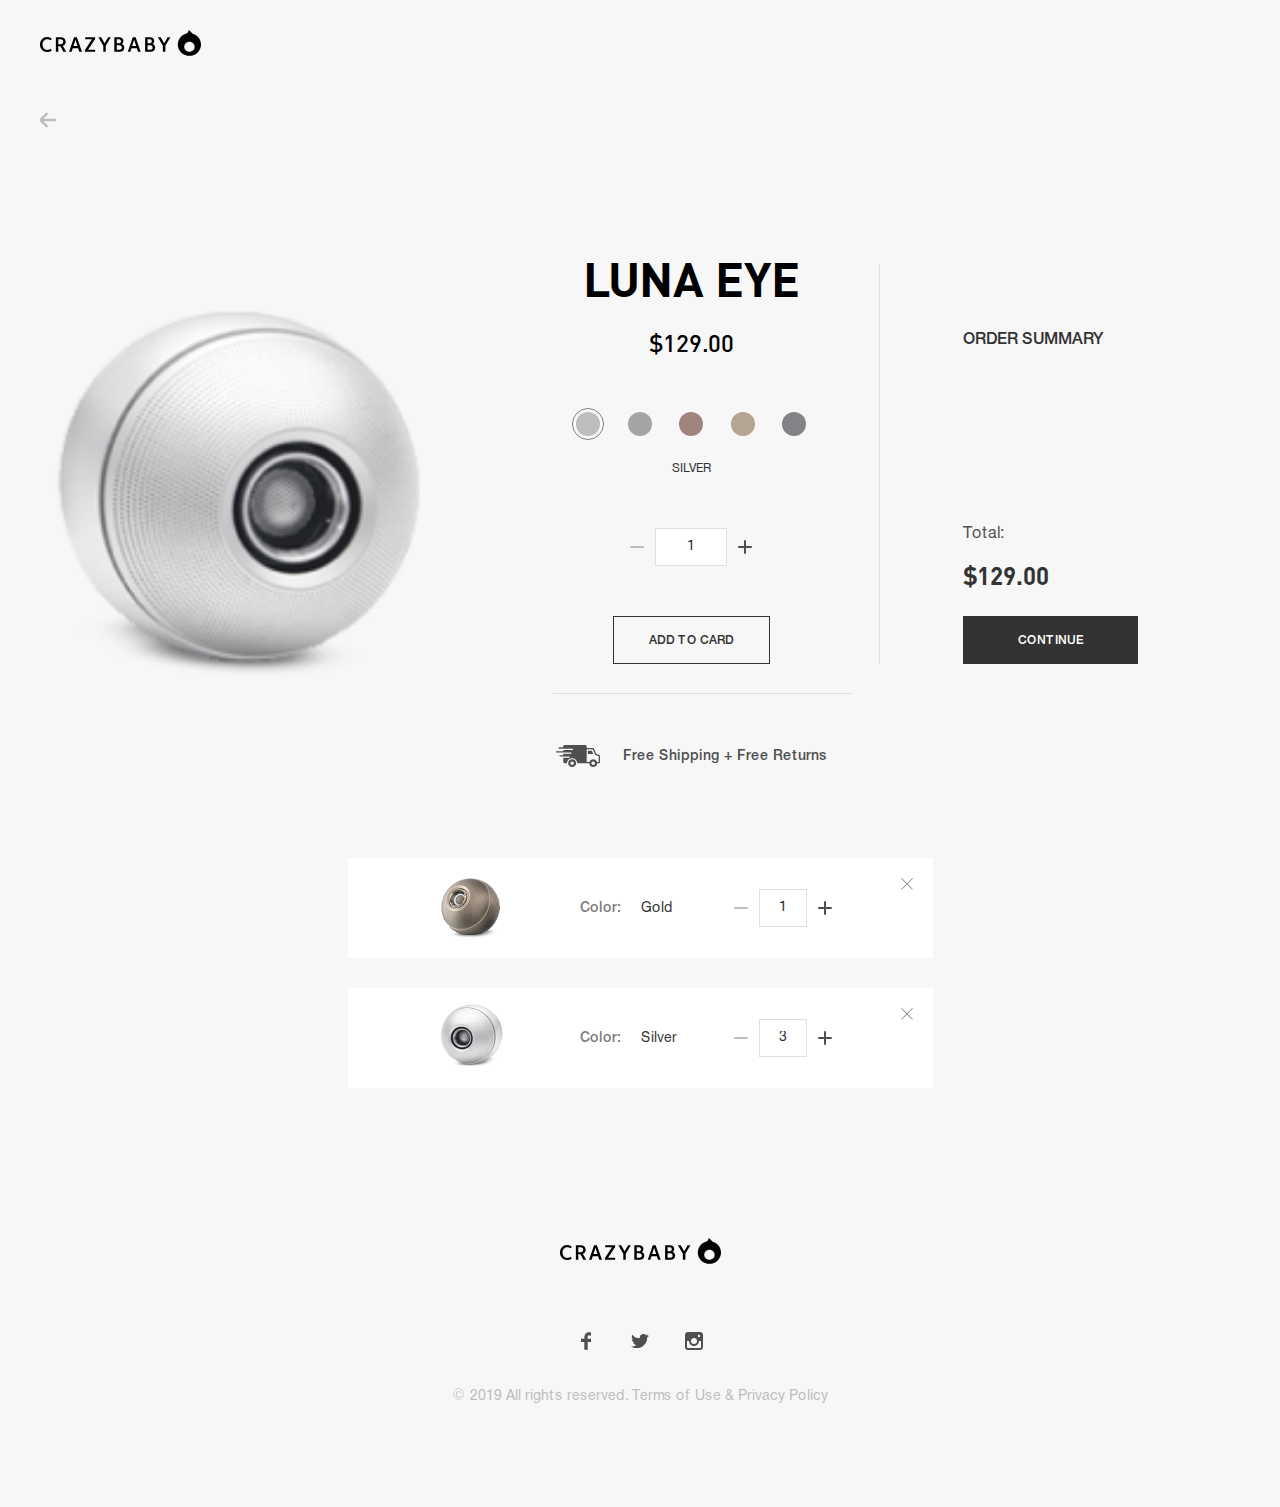
<file: cart.html>
<!DOCTYPE html><html lang="en" class="page"><head><meta charset="UTF-8"><meta name="viewport" content="width=device-width, initial-scale=1.0"><link rel="shortcut icon" href="favicon.10f87a0a.png" type="image/x-icon"><title>CrazyBaby</title><link rel="stylesheet" href="main.096b4df1.css"></head><body class="page__body"> <section class="cart"> <div class="container"> <div class="cart__content grid grid--tablet"> <header class="buy__header grid__item--t--1-8 grid__item--d--1-12"> <a href="https://crazybaby.com/" class="buy__logo logo" target="_blank"> <img src="logo.4aa6cdaf.svg" alt="crazy baby logo" class="logo__image"> </a> <div class="buy__back"> <a href="index.html" class="icon icon--left-arrow menu-close"></a> </div> <div class="buy__cross"> <a href="index.html" class="icon icon--cross-grey menu-close"></a> </div> <div class="buy__bullets buy__bullets--hidden"> <label class="buy__bullet-content buy__bullet-content--active"> <input type="radio" name="stage" class="buy__bullet-input" checked> <div class="buy__bullet"> <div class="buy__bullet-inner"></div> </div> <span class="buy__bullet-text"> CART </span> </label> <label class="buy__bullet-content"> <input type="radio" name="stage" class="buy__bullet-input"> <div class="buy__bullet"> <div class="buy__bullet-inner"></div> </div> <span class="buy__bullet-text"> SHIPPING </span> </label> <label class="buy__bullet-content"> <input type="radio" name="stage" class="buy__bullet-input"> <div class="buy__bullet"> <div class="buy__bullet-inner"></div> </div> <span class="buy__bullet-text"> PAYMENT </span> </label> </div> </header> <h2 class="cart__title grid__item--t--2-4 grid__item--d--6-8"> LUNA EYE </h2> <p class="cart__price grid__item--t--2-4 grid__item--d--6-8"> $129.00 </p> <div class="cart__image-container grid__item--t--2-7 grid__item--d--1-5"> <img src="luna-eye.f17a3915.png" alt="LUNA EYE silver" class="cart__image"> </div> <div class="cart__buy-block grid__item--t--2-4 grid__item--d--6-8"> <div class="cart__filter"> <div class="cart__colors"> <div class="cart__color-conatainer cart__color-conatainer--active--silver"> <div class="cart__color cart__color--silver"></div> </div> <div class="cart__color-conatainer"> <div class="cart__color cart__color--grey"></div> </div> <div class="cart__color-conatainer"> <div class="cart__color cart__color--brown"></div> </div> <div class="cart__color-conatainer"> <div class="cart__color cart__color--gold"></div> </div> <div class="cart__color-conatainer"> <div class="cart__color cart__color--darkgrey"></div> </div> </div> <span class="cart__color-name"> Silver </span> </div> <div class="cart__counter counter"> <button disabled class="counter__button counter__button--minus"> </button> <label> <input type="number" name="count" class="counter__count-input counter__count-input--large" value="1"> </label> <button class="counter__button counter__button--plus"> </button> </div> <button class="cart__add-button button button--style--revert"> add TO CARD </button> </div> <div class="cart__delivery grid__item--t--2-4 grid__item--d--6-8"> <div class="cart__delivery-image"> <div class="icon icon--contain icon--delivery"></div> </div> <div class="cart__delivery-text"> Free Shipping + Free Returns </div> </div> <div class="cart__items grid__item--t--2-7 grid__item--d--4-9"> <div class="product-card cart__item"> <div class="product-card__close"> <span class="icon icon--cross-grey"></span> </div> <div class="product-card__content"> <div class="product-card__image-container"> <img class="product-card__image" src="cart-gold.5c9e654d.png" alt="siler luna eye"> </div> <div class="product-card__specs"> <div class="product-card__text"> <span class="product-card__color-text">Color:</span> <span class="product-card__color">Gold</span> </div> <div class="product-card__counter counter"> <button disabled class="counter__button counter__button--minus"> </button> <label> <input type="number" name="count" class="counter__count-input" value="1"> </label> <button class="counter__button counter__button--plus"> </button> </div> </div> </div> </div> <div class="product-card cart__item"> <div class="product-card__close"> <span class="icon icon--cross-grey"></span> </div> <div class="product-card__content"> <div class="product-card__image-container"> <img class="product-card__image" src="cart-silver.8a139992.png" alt="siler luna eye"> </div> <div class="product-card__specs"> <div class="product-card__text"> <span class="product-card__color-text">Color:</span> <span class="product-card__color">Silver</span> </div> <div class="product-card__counter counter"> <button disabled class="counter__button counter__button--minus"> </button> <label> <input type="number" name="count" class="counter__count-input" value="3"> </label> <button class="counter__button counter__button--plus"> </button> </div> </div> </div> </div> </div> <div class="cart__order grid__item--t--6-7 grid__item--d--10-11"> <h3 class="cart__order-title"> Order Summary </h3> <div> <p class="cart__total-text"> Total: </p> <p class="cart__total-price"> $129.00 </p> <a href="#" class="cart__continue-button button"> CONTINUE </a> </div> </div> <footer class="footer cart__footer grid__item--t--1-8 grid__item--d--1-12"> <div class="container"> <div class="footer__content"> <a href="https://crazybaby.com/" class="footer__logo logo" target="_blank"> <img src="logo.4aa6cdaf.svg" alt="crazy baby logo" class="logo__image"> </a> <div class="footer__social"> <a href="https://www.facebook.com/hicrazybaby/" class="footer__social-link icon icon--contain icon--facebook" target="_blank"> </a> <a href="https://twitter.com/crazybabyaudio" class="footer__social-link icon icon--contain icon--twitter" target="_blank"> </a> <a href="https://www.instagram.com/crazybaby/" class="footer__social-link icon icon--contain icon--instagram" target="_blank"> </a> </div> <p class="footer__copy"> © 2019 All rights reserved. Terms of Use & Privacy Policy </p> </div> </div> </footer> </div> </div> </section>  </body></html>
</file>
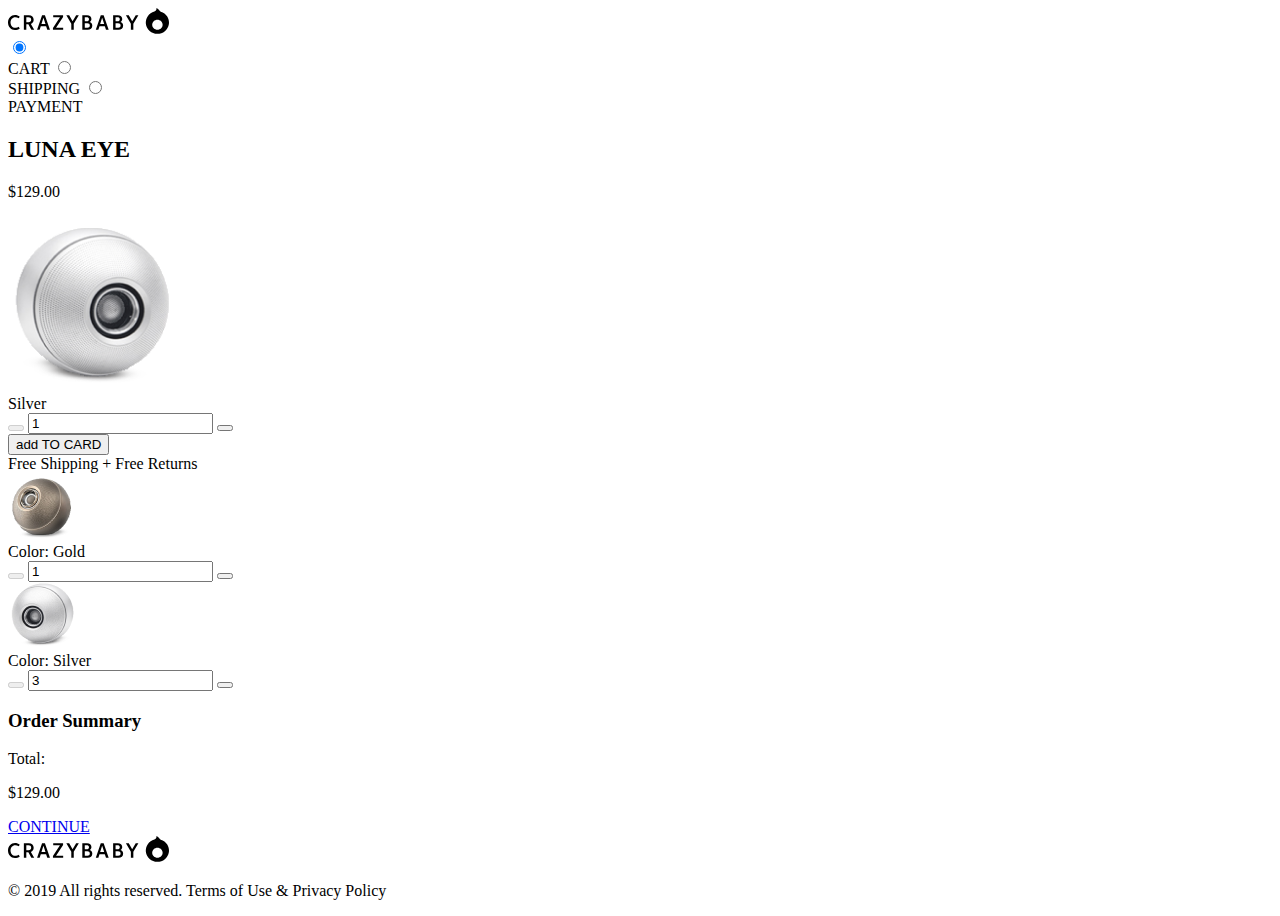
<file: src/cart.html>
<!DOCTYPE html>
<html lang="en" class="page">
  <head>
    <meta charset="UTF-8">
    <meta
      name="viewport"
      content="width=device-width, initial-scale=1.0"
    >
    <link rel="shortcut icon" href="images/favicon.png" type="image/x-icon">
    <title>CrazyBaby</title>
    <link rel="stylesheet" href="./styles/main.scss">
  </head>
  <body class="page__body">
    <section class="cart">
      <div class="container">
        <div class="cart__content grid grid--tablet">
          <header class="buy__header
              grid__item--t--1-8
              grid__item--d--1-12
            "
          >
            <a
              href="https://crazybaby.com/"
              class="buy__logo logo"
              target="_blank"
            >
              <img
                src="./images/logo.svg"
                alt="crazy baby logo"
                class="logo__image"
              >
            </a>
            <div class="buy__back">
              <a href="./index.html" class="icon icon--left-arrow menu-close"></a>
            </div>
            <div class="buy__cross">
              <a href="./index.html" class="icon icon--cross-grey menu-close"></a>
            </div>
            <div class="buy__bullets buy__bullets--hidden">
              <label class="buy__bullet-content buy__bullet-content--active">
                <input
                  type="radio"
                  name="stage"
                  class="buy__bullet-input"
                  checked
                >
                <div class="buy__bullet">
                  <div class="buy__bullet-inner"></div>
                </div>
                <span class="buy__bullet-text">
                  CART
                </span>
              </label>
              <label class="buy__bullet-content">
                <input
                  type="radio"
                  name="stage"
                  class="buy__bullet-input"
                >
                <div class="buy__bullet">
                  <div class="buy__bullet-inner"></div>
                </div>
                <span class="buy__bullet-text">
                  SHIPPING
                </span>
              </label>
              <label class="buy__bullet-content">
                <input
                  type="radio"
                  name="stage"
                  class="buy__bullet-input"
                >
                <div class="buy__bullet">
                  <div class="buy__bullet-inner"></div>
                </div>
                <span class="buy__bullet-text">
                  PAYMENT
                </span>
              </label>
            </div>
          </header>
          <h2 class="cart__title
              grid__item--t--2-4
              grid__item--d--6-8
            "
          >
            LUNA EYE
          </h2>
          <p class="cart__price
              grid__item--t--2-4
              grid__item--d--6-8
            "
          >
            $129.00
          </p>
          <div class="cart__image-container
              grid__item--t--2-7
              grid__item--d--1-5
            "
          >
            <img
              src="images/cart/luna-eye.png"
              alt="LUNA EYE silver"
              class="cart__image"
            >
          </div>
          <div class="cart__buy-block
              grid__item--t--2-4
              grid__item--d--6-8
            "
          >
            <div class="cart__filter">
              <div class="cart__colors">
                <div class="cart__color-conatainer cart__color-conatainer--active--silver">
                  <div class="cart__color cart__color--silver"></div>
                </div>
                <div class="cart__color-conatainer">
                  <div class="cart__color cart__color--grey"></div>
                </div>
                <div class="cart__color-conatainer">
                  <div class="cart__color cart__color--brown"></div>
                </div>
                <div class="cart__color-conatainer">
                  <div class="cart__color cart__color--gold"></div>
                </div>
                <div class="cart__color-conatainer">
                  <div class="cart__color cart__color--darkgrey"></div>
                </div>
              </div>
              <span class="cart__color-name">
                Silver
              </span>
            </div>
            <div class="cart__counter counter">
              <button disabled class="counter__button counter__button--minus">
              </button>
              <label>
                <input
                  type="number"
                  name="count"
                  class="counter__count-input counter__count-input--large"
                  value="1"
                >
              </label>
              <button class="counter__button counter__button--plus">
              </button>
            </div>
            <button class="cart__add-button button button--style--revert">
              add TO CARD
            </button>
          </div>
          <div class="cart__delivery
              grid__item--t--2-4
              grid__item--d--6-8
            "
          >
            <div class="cart__delivery-image">
              <div class="icon icon--contain icon--delivery"></div>
            </div>
            <div class="cart__delivery-text">
              Free Shipping + Free Returns
            </div>
          </div>
          <div class="cart__items
              grid__item--t--2-7
              grid__item--d--4-9
            "
          >
            <div class="product-card cart__item">
              <div class="product-card__close">
                <span class="icon icon--cross-grey"></span>
              </div>
              <div class="product-card__content">
                <div class="product-card__image-container">
                  <img
                    class="product-card__image"
                    src="./images/cart/cart-gold.png"
                    alt="siler luna eye"
                  >
                </div>
                <div class="product-card__specs">
                  <div class="product-card__text">
                    <span class="product-card__color-text">Color:</span>
                    <span class="product-card__color">Gold</span>
                  </div>
                  <div class="product-card__counter counter">
                    <button disabled class="counter__button counter__button--minus">
                    </button>
                    <label>
                      <input
                        type="number"
                        name="count"
                        class="counter__count-input"
                        value="1"
                      >
                    </label>
                    <button class="counter__button counter__button--plus">
                    </button>
                  </div>
                </div>
              </div>
            </div>

            <div class="product-card cart__item">
              <div class="product-card__close">
                <span class="icon icon--cross-grey"></span>
              </div>
              <div class="product-card__content">
                <div class="product-card__image-container">
                  <img
                    class="product-card__image"
                    src="./images/cart/cart-silver.png"
                    alt="siler luna eye"
                  >
                </div>
                <div class="product-card__specs">
                  <div class="product-card__text">
                    <span class="product-card__color-text">Color:</span>
                    <span class="product-card__color">Silver</span>
                  </div>
                  <div class="product-card__counter counter">
                    <button disabled class="counter__button counter__button--minus">
                    </button>
                    <label>
                      <input
                        type="number"
                        name="count"
                        class="counter__count-input"
                        value="3"
                      >
                    </label>
                    <button class="counter__button counter__button--plus">
                    </button>
                  </div>
                </div>
              </div>
            </div>

          </div>
          <div class="cart__order
              grid__item--t--6-7
              grid__item--d--10-11
            "
          >
            <h3 class="cart__order-title">
              Order Summary
            </h3>
            <div>
              <p class="cart__total-text">
                Total:
              </p>
              <p class="cart__total-price">
                $129.00
              </p>
              <a href="#" class="cart__continue-button button">
                CONTINUE
              </a>
            </div>
          </div>
          <footer class="footer
              cart__footer
              grid__item--t--1-8
              grid__item--d--1-12
            "
          >
            <div class="container">
              <div class="footer__content">
                <a
                  href="https://crazybaby.com/"
                  class="footer__logo logo"
                  target="_blank"
                >
                  <img
                    src="./images/logo.svg"
                    alt="crazy baby logo"
                    class="logo__image"
                  >
                </a>
                <div class="footer__social">
                  <a
                    href="https://www.facebook.com/hicrazybaby/"
                    class="
                      footer__social-link
                      icon
                      icon--contain
                      icon--facebook
                    "
                    target="_blank"
                  >
                  </a>
                  <a
                    href="https://twitter.com/crazybabyaudio"
                    class="
                      footer__social-link
                      icon
                      icon--contain
                      icon--twitter
                    "
                    target="_blank"
                  >
                  </a>
                  <a
                    href="https://www.instagram.com/crazybaby/"
                    class="
                      footer__social-link
                      icon
                      icon--contain
                      icon--instagram
                    "
                    target="_blank"
                  >
                  </a>
                </div>
                <p class="footer__copy">
                  © 2019 All rights reserved. Terms of Use & Privacy Policy
                </p>
              </div>
            </div>
          </footer>
        </div>
      </div>
    </section>
    <!-- <script type="text/javascript" src="scripts/main.js"></script> -->
  </body>
</html>
</file>
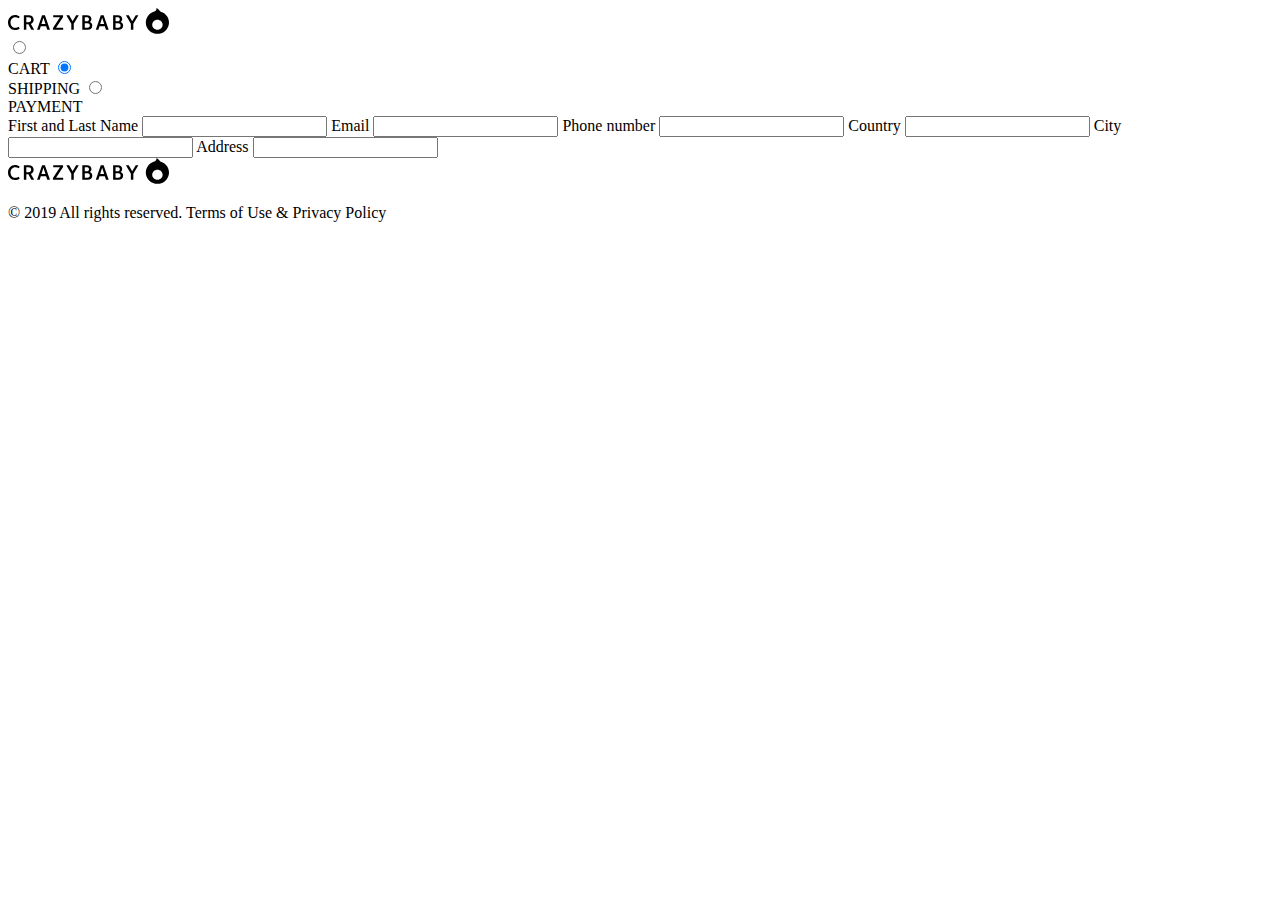
<file: src/shipping.html>
<!DOCTYPE html>
<html lang="en" class="page">
  <head>
    <meta charset="UTF-8">
    <meta
      name="viewport"
      content="width=device-width, initial-scale=1.0"
    >
    <link rel="shortcut icon" href="images/favicon.png" type="image/x-icon">
    <title>CrazyBaby</title>
    <link rel="stylesheet" href="./styles/main.scss">
  </head>
  <body class="page__body">
    <section class="shipping">
      <div class="container">
        <div class="shipping__content grid grid--tablet">
          <header class="shipping__header
              buy__header
              grid__item--t--1-8
              grid__item--d--1-12
            "
          >
            <a
              href="https://crazybaby.com/"
              class="buy__logo logo"
              target="_blank"
            >
              <img
                src="./images/logo.svg"
                alt="crazy baby logo"
                class="logo__image"
              >
            </a>
            <div class="buy__back">
              <a href="./index.html" class="icon icon--left-arrow menu-close"></a>
            </div>
            <div class="buy__cross buy__cross--margin-bottom">
              <a href="./index.html" class="icon icon--cross-grey menu-close"></a>
            </div>
            <div class="buy__bullets">
              <label class="
                  buy__bullet-content
                  buy__bullet-content--active
                "
              >
                <input
                  type="radio"
                  name="stage"
                  class="buy__bullet-input"
                >
                <div class="buy__bullet">
                  <div class="buy__bullet-inner"></div>
                </div>
                <span class="buy__bullet-text">
                  CART
                </span>
              </label>
              <label class="
                  buy__bullet-content
                  buy__bullet-content--active
                  buy__bullet-content--current
                "
              >
                <input
                  type="radio"
                  name="stage"
                  class="
                    buy__bullet-input
                  "
                  checked
                >
                <div class="buy__bullet">
                  <div class="buy__bullet-inner"></div>
                </div>
                <span class="buy__bullet-text">
                  SHIPPING
                </span>
              </label>
              <label class="buy__bullet-content">
                <input
                  type="radio"
                  name="stage"
                  class="buy__bullet-input"
                >
                <div class="buy__bullet">
                  <div class="buy__bullet-inner"></div>
                </div>
                <span class="buy__bullet-text">
                  PAYMENT
                </span>
              </label>
            </div>
          </header>
          <main>
            <div class="shipping__form">
              <label class="shipping__label label label--inside">
                <span class="label__text label__text--required">First and Last Name</span>
                <input
                  type="text"
                  name="shipping-name"
                  class="shipping__input input input--one-line"
                  required
                >
              </label>

              <label class="shipping__label label label--inside">
                <span class="label__text label__text--required">Email</span>
                <input
                  type="email"
                  name="shipping-email"
                  class="shipping__input input input--one-line"
                  required
                >
              </label>
              <label class="shipping__label label label--inside">
                <span class="label__text label__text--required">Phone number</span>
                <input
                  type="tel"
                  name="shipping-phone"
                  class="shipping__input input input--one-line"
                  required
                >
              </label>
              <label class="shipping__label label label--inside">
                <span class="label__text label__text--required">Country</span>
                <input
                  type="text"
                  name="shipping-country"
                  class="shipping__input input input--one-line"
                  required
                >
              </label>
              <label class="shipping__label label label--inside">
                <span class="label__text label__text--required">City</span>
                <input
                  type="text"
                  name="shipping-city"
                  class="shipping__input input input--one-line"
                  required
                >
              </label>
              <label class="shipping__label label label--inside">
                <span class="label__text label__text--required">Address</span>
                <input
                  type="text"
                  name="shipping-address"
                  class="shipping__input input input--one-line"
                  required
                >
              </label>
            </div>
          </main>
          <footer class="footer
              cart__footer
              grid__item--t--1-8
              grid__item--d--1-12
            "
          >
            <div class="container">
              <div class="footer__content">
                <a
                  href="https://crazybaby.com/"
                  class="footer__logo logo"
                  target="_blank"
                >
                  <img
                    src="./images/logo.svg"
                    alt="crazy baby logo"
                    class="logo__image"
                  >
                </a>
                <div class="footer__social">
                  <a
                    href="https://www.facebook.com/hicrazybaby/"
                    class="
                      footer__social-link
                      icon
                      icon--contain
                      icon--facebook
                    "
                    target="_blank"
                  >
                  </a>
                  <a
                    href="https://twitter.com/crazybabyaudio"
                    class="
                      footer__social-link
                      icon
                      icon--contain
                      icon--twitter
                    "
                    target="_blank"
                  >
                  </a>
                  <a
                    href="https://www.instagram.com/crazybaby/"
                    class="
                      footer__social-link
                      icon
                      icon--contain
                      icon--instagram
                    "
                    target="_blank"
                  >
                  </a>
                </div>
                <p class="footer__copy">
                  © 2019 All rights reserved. Terms of Use & Privacy Policy
                </p>
              </div>
            </div>
          </footer>
        </div>
      </div>
    </section>
    <!-- <script type="text/javascript" src="scripts/main.js"></script> -->
  </body>
</html>
</file>
<file: main.096b4df1.css>
.about__text,.benefits__discription,.button,.buy__bullet-text,.cart__color-name,.cart__delivery-text,.cart__order-title,.cart__total-text,.contact__form-field,.counter__count-input,.features__list-item,.first-screen__description,.footer__copy,.header__link,.input,.input::placeholder,.label__text--required:after,.lang-swicher__label,.lang-swicher__label:after,.link,.page,.product-card__text,.technology__quotes-name,.technology__quotes-rank{font-family:Helvetica Neue,sans-serif}.about__text,.technology__quotes-rank{font-weight:300}.button,.buy__bullet-text,.cart__order-title,.input,.label__text--required:after,.product-card__text{font-weight:500}.about__title,.cart__price,.cart__title,.cart__total-price,.contact__title,.features__item-title,.features__title,.icon--play-button:before,.slider__page-current,.slider__page-num,.technology__quotes-text,.technology__title,h1{font-family:DIN Pro,sans-serif}.cart__price,.features__item-title,.slider__page-current{font-weight:500}.about__title,.cart__title,.cart__total-price,.contact__title,.features__title,.icon--play-button:before,.technology__quotes-text,.technology__title,h1{font-weight:700}.cart__price,.cart__total-price,.icon--play-button:before{font-size:24px}.cart__title{font-size:36px;line-height:125%}@media (min-width:768px){.cart__title{font-size:48px}}.cart__color-name,.input::placeholder{font-size:12px;line-height:150%}.benefits__discription,.cart__delivery-text,.counter__count-input,.features__list-item,.header__link,.lang-swicher__label,.lang-swicher__label:after,.link{font-size:14px;line-height:150%}.cart__total-text{font-size:16px;line-height:150%}.input,.product-card__text{font-size:14px;line-height:150%}.buy__bullet-text,.cart__order-title,.contact__form-field,.first-screen__description,.technology__quotes-name{font-size:16px;line-height:150%}.about__text,.technology__quotes-rank{font-size:14px;color:#7c7c7c;line-height:150%}.footer__copy{font-size:12px;line-height:150%}.button{font-size:12px;line-height:21px}h1{font-size:44px;line-height:130%}@media (min-width:768px){h1{font-size:48px}}@media (min-width:1024px){h1{font-size:64px}}.about__title,.contact__title,.features__title,.technology__title{font-size:37px;line-height:130%;text-transform:uppercase}@media (min-width:768px){.about__title,.contact__title,.features__title,.technology__title{font-size:56px}}@font-face{font-family:DIN Pro;font-weight:400;font-style:normal;src:url(din-pro.160f1f91.ttf)}@font-face{font-family:DIN Pro;font-weight:500;font-style:normal;src:url(din-pro-medium.e4dff087.ttf)}@font-face{font-family:DIN Pro;font-weight:700;font-style:normal;src:url(din-pro-bold.3d2b7242.ttf)}@font-face{font-family:Helvetica Neue;font-weight:300;font-style:normal;src:url(HelveticaNeueCyr-Light.5c5173dc.ttf)}@font-face{font-family:Helvetica Neue;font-weight:400;font-style:normal;src:url(HelveticaNeueCyr.192f4044.ttf)}@font-face{font-family:Helvetica Neue;font-weight:500;font-style:normal;src:url(HelveticaNeueCyr-Medium.97110c57.ttf)}@font-face{font-family:Helvetica Neue;font-weight:700;font-style:normal;src:url(HelveticaNeueCyr-Bold.f001fbfa.ttf)}h1,h2,h3,h4,p,ul{margin:0}ul{padding:0;list-style:none}a{text-decoration:none}*{box-sizing:border-box}img{object-fit:cover}input::-webkit-inner-spin-button,input::-webkit-outer-spin-button{-webkit-appearance:none;margin:0}input[type=number]{-moz-appearance:textfield}.button{display:inline-flex;justify-content:center;align-items:center;min-height:48px;padding:0 35px;text-align:center;text-transform:uppercase;border:none;color:#fff;background-color:#333;cursor:pointer;transition-property:background-color;transition-duration:.3s}@media (hover:hover){.button:hover{background-color:#131313}}.button[disabled]{background-color:#d0d0d0}.button--size--large{padding:0 55px}.button--size--full{width:100%}.button--style--revert{background-color:transparent;color:#333;border:1px solid #333}@media (hover:hover){.button--style--revert:hover{background-color:#333;color:#fff;border-color:#333}}.button--color--green{background:#0db2b3}@media (hover:hover){.button--color--green:hover{background-color:#0c797a}}.button--color--green:disabled{background-color:#cfeff0}.input{display:block;width:100%;padding:0 10px;outline:none;color:#333;caret-color:#333;background-color:transparent;transition-property:border-color,color;transition-duration:.3s}.input:focus{border-color:#333}.input--one-line{border:none;border-bottom:1px solid #bdbdbd}.input--one-line[type=text]{text-transform:uppercase}.input--outline{border:1px solid #bdbdbd}.input--valid{border-color:#0c797a}.input--error{border-color:#dc3027}.label{width:100%}.label,.label__text--required{position:relative}.label__text--required:after{content:"*";position:absolute;top:0;right:-10px;display:inline-block;color:#eb5757}.label--inside .label__text{position:absolute;top:0;left:0;width:max-content}.counter,.counter__button{display:flex;justify-content:center;align-items:center}.counter__button{position:relative;width:36px;height:36px;border:none;background:transparent;cursor:pointer}.counter__button:after,.counter__button:before{content:"";position:absolute;border-radius:1px;display:block;width:14px;height:2px;background-color:#4f4f4f}.counter__button--minus:after{display:none}.counter__button--plus:after{transform:rotate(90deg)}.counter__button[disabled]{cursor:default}.counter__button[disabled]:after,.counter__button[disabled]:before{background-color:#bdbdbd}.counter__button-span{width:12px;height:2px}.counter__count-input{width:48px;height:38px;color:#333;background:#fff;text-align:center;border:1px solid #e0e0e0}.counter__count-input--large{width:72px}.logo{display:block;height:100%;transition-property:transform;transition-duration:.3s}@media (hover:hover){.logo:hover{transform:scale(1.08)}}.icon{display:block;width:100%;height:0;padding-bottom:100%;background-size:cover;background-position:50%;background-repeat:no-repeat}.icon--contain{background-size:contain}.icon--facebook{background-image:url(facebook.bd46d784.svg)}@media (hover:hover){.icon--facebook:hover{background-image:url(facebook-hover.2e39b289.svg)}}.icon--instagram{background-image:url(instagram.a1a378fb.svg)}@media (hover:hover){.icon--instagram:hover{background-image:url(instagram-hover.fa49d8cb.svg)}}.icon--twitter{background-image:url(twitter.7c9e718a.svg)}@media (hover:hover){.icon--twitter:hover{background-image:url(twitter-hover.cb0af6f7.svg)}}.icon--visa{background-image:url(visa.7be9fc12.svg)}.icon--american-express{background-image:url(american-express.2258b6f5.svg)}.icon--apple-pay{background-image:url(apple-pay.3348aaa2.svg)}.icon--mastercard{background-image:url(masterCard.ed22ad76.svg)}.icon--delivery{background-image:url(delivery.9b46492c.svg)}.icon--cart{background-image:url(cart.15a45b66.svg)}.icon--menu-opener{height:max-content;padding:0}.icon--menu-opener span{float:right;display:block;width:100%;height:3px;border-radius:3px;background-color:#333;margin-bottom:4px;transition-property:width;transition-duration:.3s}.icon--menu-opener span:last-child{margin-bottom:0}@media (hover:hover){.icon--menu-opener:hover span:first-child{width:70%}.icon--menu-opener:hover span:last-child{width:50%}}.icon--cross{background-image:url(cross.698f0b24.svg)}.icon--cross-grey{background-image:url(cross-grey.877bc2d7.svg)}.icon--play-button{border:1px solid #fff;border-radius:50%;cursor:pointer;transition-property:transform;transition-duration:.3s}.icon--play-button:after,.icon--play-button:before{position:absolute;top:50%;left:50%;transition-property:transform;transition-duration:.3s}.icon--play-button:after{content:"";display:block;width:0;height:0;border-color:transparent transparent transparent #fff;border-style:solid;border-width:12.5px 0 12.5px 20px;transform:translate(-50%,-50%) scale(1)}@media (min-width:1024px){.icon--play-button:after{transform:translate(-50%,-50%) scale(0)}}.icon--play-button:before{content:"play";text-transform:uppercase;color:#fff;transform:translate(-50%,-50%) scale(0)}@media (min-width:1024px){.icon--play-button:before{transform:translate(-50%,-50%) scale(1)}}@media (hover:hover){.icon--play-button:hover:before{transform:translate(-50%,-50%) scale(0)}.icon--play-button:hover:after{transform:translate(-50%,-50%) scale(1)}}.icon--play-button:active{transition-property:transform;transition-duration:.1s;transform:scale(.85)}.icon--go-top{background-image:url(top-arrow.a54dcdcc.svg)}.icon--left-arrow{background-image:url(left-arrow.5e246be4.svg)}.link{font-weight:300;text-transform:uppercase;color:#333}.link--active,.link--green{font-weight:500}.link--green{color:#0db2b3}.link--bottom-line{display:block;width:max-content}.link--bottom-line:after{content:"";display:block;background-color:#0db2b3;margin-top:6px;width:30%;height:1px;transition-property:width;transition-duration:.3s}@media (hover:hover){.link--bottom-line:hover:after{width:100%}}.grid{display:grid;grid-template-columns:repeat(4,1fr);column-gap:20px}@media (min-width:768px){.grid{grid-template-columns:repeat(8,1fr)}}@media (min-width:1024px){.grid{grid-template-columns:repeat(12,1fr);column-gap:30px}}.grid--mobile-flex{display:flex}@media (min-width:768px){.grid--mobile-flex{display:grid}}.grid--tablet{display:block}@media (min-width:768px){.grid--tablet{display:grid}}.grid--desktop{display:block}@media (min-width:1024px){.grid--desktop{display:grid}}@media (min-width:768px){.grid__item--t--1-1{grid-column:1/2}.grid__item--t--1-2{grid-column:1/3}.grid__item--t--1-3{grid-column:1/4}.grid__item--t--1-4{grid-column:1/5}.grid__item--t--1-5{grid-column:1/6}.grid__item--t--1-6{grid-column:1/7}.grid__item--t--1-7{grid-column:1/8}.grid__item--t--1-8{grid-column:1/9}.grid__item--t--2-2{grid-column:2/3}.grid__item--t--2-3{grid-column:2/4}.grid__item--t--2-4{grid-column:2/5}.grid__item--t--2-5{grid-column:2/6}.grid__item--t--2-6{grid-column:2/7}.grid__item--t--2-7{grid-column:2/8}.grid__item--t--2-8{grid-column:2/9}.grid__item--t--3-3{grid-column:3/4}.grid__item--t--3-4{grid-column:3/5}.grid__item--t--3-5{grid-column:3/6}.grid__item--t--3-6{grid-column:3/7}.grid__item--t--3-7{grid-column:3/8}.grid__item--t--3-8{grid-column:3/9}.grid__item--t--4-4{grid-column:4/5}.grid__item--t--4-5{grid-column:4/6}.grid__item--t--4-6{grid-column:4/7}.grid__item--t--4-7{grid-column:4/8}.grid__item--t--4-8{grid-column:4/9}.grid__item--t--5-5{grid-column:5/6}.grid__item--t--5-6{grid-column:5/7}.grid__item--t--5-7{grid-column:5/8}.grid__item--t--5-8{grid-column:5/9}.grid__item--t--6-6{grid-column:6/7}.grid__item--t--6-7{grid-column:6/8}.grid__item--t--6-8{grid-column:6/9}.grid__item--t--7-7{grid-column:7/8}.grid__item--t--7-8{grid-column:7/9}.grid__item--t--8-8{grid-column:8/9}}@media (min-width:1024px){.grid__item--d--1-1{grid-column:1/2}.grid__item--d--1-2{grid-column:1/3}.grid__item--d--1-3{grid-column:1/4}.grid__item--d--1-4{grid-column:1/5}.grid__item--d--1-5{grid-column:1/6}.grid__item--d--1-6{grid-column:1/7}.grid__item--d--1-7{grid-column:1/8}.grid__item--d--1-8{grid-column:1/9}.grid__item--d--1-9{grid-column:1/10}.grid__item--d--1-10{grid-column:1/11}.grid__item--d--1-11{grid-column:1/12}.grid__item--d--1-12{grid-column:1/13}.grid__item--d--2-2{grid-column:2/3}.grid__item--d--2-3{grid-column:2/4}.grid__item--d--2-4{grid-column:2/5}.grid__item--d--2-5{grid-column:2/6}.grid__item--d--2-6{grid-column:2/7}.grid__item--d--2-7{grid-column:2/8}.grid__item--d--2-8{grid-column:2/9}.grid__item--d--2-9{grid-column:2/10}.grid__item--d--2-10{grid-column:2/11}.grid__item--d--2-11{grid-column:2/12}.grid__item--d--2-12{grid-column:2/13}.grid__item--d--3-3{grid-column:3/4}.grid__item--d--3-4{grid-column:3/5}.grid__item--d--3-5{grid-column:3/6}.grid__item--d--3-6{grid-column:3/7}.grid__item--d--3-7{grid-column:3/8}.grid__item--d--3-8{grid-column:3/9}.grid__item--d--3-9{grid-column:3/10}.grid__item--d--3-10{grid-column:3/11}.grid__item--d--3-11{grid-column:3/12}.grid__item--d--3-12{grid-column:3/13}.grid__item--d--4-4{grid-column:4/5}.grid__item--d--4-5{grid-column:4/6}.grid__item--d--4-6{grid-column:4/7}.grid__item--d--4-7{grid-column:4/8}.grid__item--d--4-8{grid-column:4/9}.grid__item--d--4-9{grid-column:4/10}.grid__item--d--4-10{grid-column:4/11}.grid__item--d--4-11{grid-column:4/12}.grid__item--d--4-12{grid-column:4/13}.grid__item--d--5-5{grid-column:5/6}.grid__item--d--5-6{grid-column:5/7}.grid__item--d--5-7{grid-column:5/8}.grid__item--d--5-8{grid-column:5/9}.grid__item--d--5-9{grid-column:5/10}.grid__item--d--5-10{grid-column:5/11}.grid__item--d--5-11{grid-column:5/12}.grid__item--d--5-12{grid-column:5/13}.grid__item--d--6-6{grid-column:6/7}.grid__item--d--6-7{grid-column:6/8}.grid__item--d--6-8{grid-column:6/9}.grid__item--d--6-9{grid-column:6/10}.grid__item--d--6-10{grid-column:6/11}.grid__item--d--6-11{grid-column:6/12}.grid__item--d--6-12{grid-column:6/13}.grid__item--d--7-7{grid-column:7/8}.grid__item--d--7-8{grid-column:7/9}.grid__item--d--7-9{grid-column:7/10}.grid__item--d--7-10{grid-column:7/11}.grid__item--d--7-11{grid-column:7/12}.grid__item--d--7-12{grid-column:7/13}.grid__item--d--8-8{grid-column:8/9}.grid__item--d--8-9{grid-column:8/10}.grid__item--d--8-10{grid-column:8/11}.grid__item--d--8-11{grid-column:8/12}.grid__item--d--8-12{grid-column:8/13}.grid__item--d--9-9{grid-column:9/10}.grid__item--d--9-10{grid-column:9/11}.grid__item--d--9-11{grid-column:9/12}.grid__item--d--9-12{grid-column:9/13}.grid__item--d--10-10{grid-column:10/11}.grid__item--d--10-11{grid-column:10/12}.grid__item--d--10-12{grid-column:10/13}.grid__item--d--11-11{grid-column:11/12}.grid__item--d--11-12{grid-column:11/13}.grid__item--d--12-12{grid-column:12/13}}.container{margin:0 auto;padding:0 30px;max-width:1260px}.page{scroll-behavior:smooth}.page__body{margin:0;padding:20px 0 50px;background-color:#f7f7f7}.page__body--with-menu{overflow:hidden}@media (min-width:768px){.page__body{padding-top:6px}}@media (min-width:1024px){.page__body{padding-bottom:100px}}.page__header{position:sticky;z-index:1;top:0;background-color:#f7f7f7}@media (min-width:768px){.page__header{margin-bottom:90px}}@media (min-width:1024px){.page__header{position:static}}.page__menu{position:fixed;top:0;left:0;right:0;z-index:1;transform:translateX(-100%);transition-property:transform;transition-duration:.3s}.page__menu--open{transform:translate(0)}.page__section{padding-top:30px;margin-top:-30px;margin-bottom:88px}@media (min-width:768px){.page__section{margin-bottom:128px}}@media (min-width:1024px){.page__section{margin-bottom:144px}}.page__section--nav{padding-top:0;margin-top:0;margin-bottom:44px;background-color:#f7f7f7;position:sticky;top:0;z-index:2}.page__go-top{position:fixed;bottom:30px;left:0;right:0}.page--with-menu,.slider{overflow:hidden}.slider__control{display:flex;flex-direction:column;align-items:center;margin-bottom:8px}@media (min-width:768px){.slider__control{display:none}}.slider__items{transition:transform .3s ease-in-out;position:relative}.slider__buttons{margin-bottom:10px}.slider__next-button,.slider__prev-button{display:inline-block;width:48px;height:13px;border:none;transform:translateX(10%);background-position:50%;background-size:contain;background-repeat:no-repeat;background-image:url(slider-arrow.cdc16a70.svg)}.slider__next-button[disabled],.slider__prev-button[disabled]{background:url(slider-arrow-inact.14bf4210.svg)}.slider__next-button{transform:translateX(-10%) rotate(180deg)}@media (hover:hover){.slider__next-button:hover,.slider__prev-button:hover{background-image:url(slider-arrow-hover.0b8c49d5.svg)}}.slider__page-num{font-size:11px;line-height:125%;color:#bdbdbd}.slider__page-current{font-size:16px;color:#333}.popup{position:fixed;top:0;left:0;z-index:2;width:100%;height:100%;background-color:rgba(0,0,0,.75);opacity:0;visibility:hidden;transition-property:opacity,visibility;transition-duration:.3s}.popup--open{opacity:1;visibility:visible}.popup__area{position:absolute;top:0;left:0;width:100%;height:100%;z-index:1}.popup__body{position:relative;min-height:100vh;padding:30px;display:flex;align-items:center;justify-content:center}.popup__content{position:relative;z-index:2;height:100%;margin:auto;background-color:#fff;width:MIN(80vw,1000px);padding:30px 10px 10px;border-radius:10px;transition-property:transform,opacity;transition-duration:.3s;transform:perspective(500px) translateY(-100%) rotateX(45deg);opacity:0}@media (min-width:768px){.popup__content{padding:40px 10px 10px}}.popup--open .popup__content{transform:translate(0);opacity:1}.popup__cross{position:absolute;top:10px;right:10px;width:15px;margin-left:auto;cursor:pointer}@media (min-width:768px){.popup__cross{width:20px}}.popup__video{display:block;width:100%;border-radius:10px}.lang-swicher__label{cursor:pointer;font-weight:400;color:#bdbdbd}.lang-swicher__label:after{content:"/";font-weight:500;color:#333}.lang-swicher__label:last-child:after{content:""}.lang-swicher__input{display:none}.lang-swicher__input:checked~.lang-swicher__text{color:#333;font-weight:500}.header{padding:8px 0;box-shadow:0 2px 4px rgba(0,0,0,.05)}@media (min-width:1024px){.header{box-shadow:none}}.header__content{display:flex;align-items:center;justify-content:space-between}.header__nav{display:none}@media (min-width:768px){.header__nav{display:flex;align-items:center;gap:36px}}.header__link{padding:10px 0;color:#4f4f4f;transition-property:text-shadow;transition-duration:.3s}@media (hover:hover){.header__link:hover{text-shadow:.25px 0 .1px,-.25px 0 .1px}}.header__menu-opener{width:24px}@media (min-width:768px){.header__menu-opener{display:none}}.menu{background-color:#f7f7f7}.menu__content{height:100vh;padding:28px 0;overflow-y:auto;z-index:1;display:flex;flex-direction:column}.menu__top{display:flex;justify-content:space-between;align-items:center;margin-bottom:32px}.menu__cross{width:24px}.menu__list{margin-bottom:32px}.menu__item{margin-bottom:18px}.menu__item:last-child{margin-bottom:0}.menu__link{display:block;padding:6px 0}.menu__lang-swicher{margin-bottom:18px;flex:0 1 100%}.menu__buy{flex:0 0 48px}.first-screen{overflow:hidden}.first-screen__content{flex-direction:column;text-align:center}@media (min-width:768px){.first-screen__content{align-items:center;text-align:left}}.first-screen__image-conatiner{width:100vw;position:relative;left:-30px;overflow:visible;z-index:-1;order:1;margin-bottom:40px}@media (min-width:768px){.first-screen__image-conatiner{left:auto;right:-30px;width:100%;margin-bottom:0;order:0}}@media (min-width:1024px){.first-screen__image-conatiner{position:static}}.first-screen__image{width:100%}.first-screen__text{order:2}@media (min-width:768px){.first-screen__text{order:0}}.first-screen__title{text-transform:uppercase;margin-bottom:22px;position:relative}.first-screen__cart{position:absolute;bottom:10px;right:0;width:48px;padding:12px;border-radius:50%;background-color:#0db2b3}@media (min-width:768px){.first-screen__cart{display:none}}.first-screen__description{color:#333}.navigation{display:none}@media (min-width:1024px){.navigation{display:block}}.navigation__list{margin:0 auto;display:flex;justify-content:space-evenly}.navigation__item{padding:27px 0;font-weight:300;transition-property:transform;transition-duration:.3s}.navigation__item--active{font-weight:500}.navigation__link{display:block;height:100%;font-weight:inherit;transition-property:transform,text-shadow;transition-duration:.3s}@media (hover:hover){.navigation__link:hover{transform:translateY(-.3rem) scale(1.1);text-shadow:.25px 0 .1px,-.25px 0 .1px}}.benefits__content{align-content:start}.benefits__item{display:none;padding:0 10px;margin-bottom:50px;text-align:center;flex-direction:column;justify-items:center;grid-template-rows:90px auto 1fr}.benefits__item:first-child{display:grid}@media (min-width:768px){.benefits__item{display:grid}.benefits__item:nth-last-child(-n+2){margin-bottom:0}}@media (min-width:1024px){.benefits__item{margin-bottom:0}}.benefits__title{margin-bottom:20px}.benefits__discription{align-self:baseline;color:#7c7c7c}.video-section{position:relative;pointer-events:none;background:url(video-preview-1024w.dfac4144.jpg);background-position:50%;background-repeat:no-repeat;background-size:cover;padding-bottom:85%}.video-section:after{content:"";position:absolute;top:0;display:block;width:100%;height:100%;background-color:transparent;transition-property:background-color;transition-duration:.3s}@media (hover:hover){.video-section:hover:after{background-color:rgba(0,0,0,.4)}}@media (min-width:768px){.video-section{padding-bottom:50%}}@media (min-width:1024px){.video-section{padding-bottom:MIN(40%,599px)}}.video-section__content{display:flex;justify-content:center}.video-section__play-button{width:34%;position:absolute;top:50%;z-index:1;transform:translateY(-50%);pointer-events:auto}@media (min-width:768px){.video-section__play-button{width:25%}}@media (min-width:1024px){.video-section__play-button{width:MIN(20%,350px)}}.video-section__video{display:none}.about__content{flex-direction:column}.about__image-container{order:2;margin-bottom:28px}@media (min-width:768px){.about__image-container{position:relative;grid-row:1/3;z-index:-1;height:100%;margin-bottom:0;order:0}}@media (min-width:1024px){.about__image-container{width:100%}}.about__image{width:100%}@media (min-width:768px){.about__image{width:auto;position:absolute;right:0;height:100%;grid-row:1/3}}@media (min-width:1024px){.about__image{width:100%;position:static}}.about__title{order:1;margin-bottom:50px}@media (min-width:768px){.about__title{grid-row:1/2;order:0;margin-bottom:30px}}.about__text{order:3}@media (min-width:768px){.about__text{order:0;font-size:16px;margin-bottom:35px}}.about__description{margin-bottom:30px}.technology{overflow:hidden}.technology__content{width:100%}.technology__image-container{position:relative;left:0;width:100%;overflow:visible;height:80vh}@media (min-width:1024px){.technology__image-container{position:static;height:auto}}.technology__image{position:absolute;height:100%}@media (min-width:1024px){.technology__image{position:static;width:100%}}.technology__quotes-container{position:relative;text-align:center}.technology__quotes-container:after{content:"";position:absolute;top:0;z-index:-1;display:block;width:100%;height:60%;background:url(quotes.6593f8e0.svg) top/contain no-repeat}@media (min-width:768px){.technology__quotes-container:after{transform:translateY(-50%)}}.technology__quotes-image-container{margin:0 auto 20px;width:62px}.technology__quotes-image{width:100%;border-radius:50%}.technology__quotes-text{position:relative;font-size:14px;margin-bottom:40px}@media (min-width:768px){.technology__quotes-text{font-size:24px}}@media (min-width:1024px){.technology__quotes-text{margin-bottom:30px}}.technology__quotes-name{margin-bottom:7px}.features{--bullet-size:4px;overflow:hidden;position:relative;background-color:#f2f2f2}@media (min-width:768px){.features{background-color:transparent}}.features__content{position:relative}.features:after{content:"";position:absolute;right:0;z-index:-2;display:none;background:#f2f2f2}@media (min-width:768px){.features:after{display:block;width:87vw;height:62%;bottom:15%}}@media (min-width:1024px){.features:after{width:77vw;height:70%;bottom:60px}}.features__title{margin-bottom:48px}@media (min-width:768px){.features__title{margin-bottom:24px}}.features__items{display:flex;margin:0 auto;gap:0;width:max-content}@media (min-width:768px){.features__items{display:grid;width:auto}}.features__item{width:calc(100vw - 30px)}@media (min-width:768px){.features__item{width:auto;margin-bottom:60px}}.features__item-title{font-size:30px;color:#0c797a;text-transform:uppercase;margin-bottom:20px}.features__list{margin-bottom:50px}@media (min-width:768px){.features__list{margin-bottom:0}}.features__list-item{position:relative;padding-left:10px;margin-bottom:10px}@media (min-width:768px){.features__list-item{font-size:16px}}.features__list-item:before{content:"";position:relative;transform:translate(-10px,-100%);left:0;display:inline-block;width:var(--bullet-size);height:var(--bullet-size);border-radius:50%;background:#131313}.features__image-container{z-index:-1;height:MAX(65vw,220px)}@media (min-width:768px){.features__image-container{height:MIN(50vw,500px);grid-row:2/3;position:absolute;right:0;top:60%;transform:translateY(-50%)}}@media (min-width:1024px){.features__image-container{height:MIN(50vw,600px)}}.features__image{object-fit:contain;width:100vw;position:absolute;right:-30px}@media (min-width:768px){.features__image{width:auto;height:100%}}@media (min-width:1024px){.features__image{position:static}}.contact__title{margin-bottom:30px}.contact__form-field{display:block;width:100%;margin-bottom:20px;padding:16px 30px;color:#333;border:1px solid #828282;outline:none;background:transparent}.contact__form-field--valid{border-color:#0c797a}.contact__form-field--error{border-color:#eb5757;color:rgba(235,87,87,.3)}.contact__form-field--last{margin-bottom:30px}.contact__form-field--textarea{height:128px;resize:none}@media (min-width:768px){.contact__form-field--textarea{height:200px}}@media (min-width:1024px){.contact__form-field--textarea{height:128px}}.footer__content{display:flex;flex-direction:column;align-items:center}.footer__logo{display:none;margin-bottom:64px}@media (min-width:768px){.footer__logo{display:block}}.footer__social{display:grid;grid-auto-columns:18px;justify-content:center;grid-auto-flow:column;column-gap:36px;margin-bottom:24px}@media (min-width:768px){.footer__social{margin-bottom:36px}}.footer__copy{text-align:center;color:#bdbdbd}@media (min-width:768px){.footer__copy{font-size:14px}}.go-top{opacity:0;pointer-events:none;transition-property:opacity;transition-duration:.3s}.go-top__button{position:absolute;right:30px;bottom:60px;background-color:#f7f7f7;border-radius:50%;padding:10px;transition-property:transform;transition-duration:.3s}@media (hover:hover){.go-top__button:hover{transform:scale(1.15)}}.go-top__link{width:24px}.go-top--visible{opacity:1;pointer-events:all}.buy__header{margin-bottom:40px;order:0}@media (min-width:768px){.buy__header{margin-bottom:90px}}.buy__logo{display:none;width:max-content}@media (min-width:768px){.buy__logo{display:block;margin-bottom:52px;height:auto}}.buy__back{display:none}@media (min-width:768px){.buy__back{display:block;width:16px;margin-bottom:30px}}.buy__cross{margin-left:auto;width:16px}.buy__cross--margin-bottom{margin-bottom:40px}@media (min-width:768px){.buy__cross{display:none}}.buy__bullets{position:relative;margin:0 auto;display:flex;justify-content:space-around;align-items:end;max-width:520px}.buy__bullets--hidden{display:none}@media (min-width:1024px){.buy__bullets{max-width:590px}}.buy__bullet-input{display:none}.buy__bullet{margin:0 auto 16px;width:16px;padding:1px;border:1px solid transparent;border-radius:50%}.buy__bullet-content--current .buy__bullet{border:1px solid #4f4f4f}.buy__bullet-inner{width:100%;padding-bottom:100%;background:#e0e0e0;border-radius:50%}.buy__bullet-content--active .buy__bullet-inner{background:#4f4f4f}.buy__bullet-text{color:#e0e0e0}.buy__bullet-content--active .buy__bullet-text{color:#4f4f4f}.cart{padding-top:24px}.cart__image-container{margin:0 auto 60px;width:60%}@media (min-width:768px){.cart__image-container{order:1}}@media (min-width:1024px){.cart__image-container{grid-row:2/5;display:flex;align-items:center;width:85%;margin:0}}.cart__image{width:100%}.cart__filter{text-align:center;margin-bottom:40px}@media (min-width:768px){.cart__filter{margin-bottom:50px}}.cart__colors{display:flex;justify-content:space-evenly;margin-bottom:20px}.cart__color-conatainer{width:32px;overflow:hidden;cursor:pointer;border:1px solid transparent;border-radius:50%;padding:3px}.cart__color-conatainer--active--silver{border-color:#828387}.cart__color-conatainer--active--grey{border-color:#7c7c7c}.cart__color-conatainer--active--brown{border-color:#a1847d}.cart__color-conatainer--active--gold{border-color:#b4a492}.cart__color-conatainer--active--darkgrey{border-color:#828387}.cart__color{width:100%;padding-bottom:100%;border-radius:50%}.cart__color--silver{background-color:#bdbdbd}.cart__color--grey{background-color:#a4a4a4}.cart__color--brown{background-color:#a1847d}.cart__color--gold{background-color:#b4a492}.cart__color--darkgrey{background-color:#828387}.cart__color-name{color:#333;text-transform:uppercase}.cart__counter{margin-bottom:40px}@media (min-width:768px){.cart__counter{margin-bottom:50px}}.cart__add-button{display:block;margin:0 auto}.cart__buy-block{position:relative;padding-bottom:40px;margin-bottom:40px}.cart__buy-block:after,.cart__buy-block:before{content:"";position:absolute;background-color:#e0e0e0}.cart__buy-block:after{bottom:0;left:0;display:block;width:100%;height:1px}@media (min-width:768px){.cart__buy-block{padding-bottom:30px;order:4}.cart__buy-block:before{right:-50px;bottom:30px;display:block;height:400px;width:1px}.cart__buy-block:after{width:39vw}}@media (min-width:1024px){.cart__buy-block:after{width:300px}}.cart__delivery{display:flex;justify-content:space-evenly;align-items:center;margin-bottom:80px;gap:20px}@media (min-width:768px){.cart__delivery{order:6}}.cart__delivery-image{width:44px}.cart__delivery-text{color:#4f4f4f;font-weight:500}.cart__title{text-align:center;margin-bottom:20px}@media (min-width:768px){.cart__title{order:2}}.cart__price{text-align:center;margin-bottom:30px}@media (min-width:768px){.cart__price{order:3;margin-bottom:50px}}.cart__items{margin-bottom:90px}@media (min-width:768px){.cart__items{order:7}}@media (min-width:1024px){.cart__items{margin-bottom:150px}}.cart__item{margin-bottom:30px}.cart__item:last-child{margin-bottom:0}.cart__order{text-align:center;color:#333;margin-bottom:80px}@media (min-width:768px){.cart__order{order:5;display:flex;flex-direction:column;justify-content:space-between;grid-row:4/6;text-align:left}}@media (min-width:1024px){.cart__order{grid-row:3/5;margin-bottom:70px}}.cart__order-title{text-transform:uppercase;margin-bottom:30px}@media (min-width:768px){.cart__order-title{margin-bottom:0}}.cart__total-text{color:#4f4f4f;margin-bottom:15px}.cart__total-price{margin-bottom:20px}@media (min-width:768px){.cart__total-price{margin-bottom:25px}}@media (min-width:768px){.cart__continue-button{width:100%}}@media (min-width:768px){.cart__footer{order:8}}.product-card{position:relative;padding:20px;background:#fff}@media (min-width:768px){.product-card{padding:15px 30px}}.product-card__content{display:flex;justify-content:space-between}@media (min-width:768px){.product-card__content{gap:54px}}@media (min-width:1024px){.product-card__content{justify-content:center}}.product-card__close{margin-left:auto;width:12px;margin-bottom:20px}@media (min-width:768px){.product-card__close{position:absolute;top:20px;right:20px;margin-bottom:0}}.product-card__image-container{margin-right:20px}.product-card__text{color:#7c7c7c;text-align:center;margin-bottom:20px}@media (min-width:768px){.product-card__text{margin-bottom:0}}@media (min-width:768px){.product-card__color-text{display:inline-block;margin-right:16px}}.product-card__color{font-weight:400;color:#333}@media (min-width:768px){.product-card__color{display:inline-block}}@media (min-width:768px){.product-card__specs{display:flex;justify-content:space-around;align-items:center;width:100%}}@media (min-width:1024px){.product-card__specs{justify-content:space-between;width:50%}}.shipping__header{margin-bottom:90px}.shipping__input{margin-bottom:40px}
/*# sourceMappingURL=main.096b4df1.css.map */
</file>
